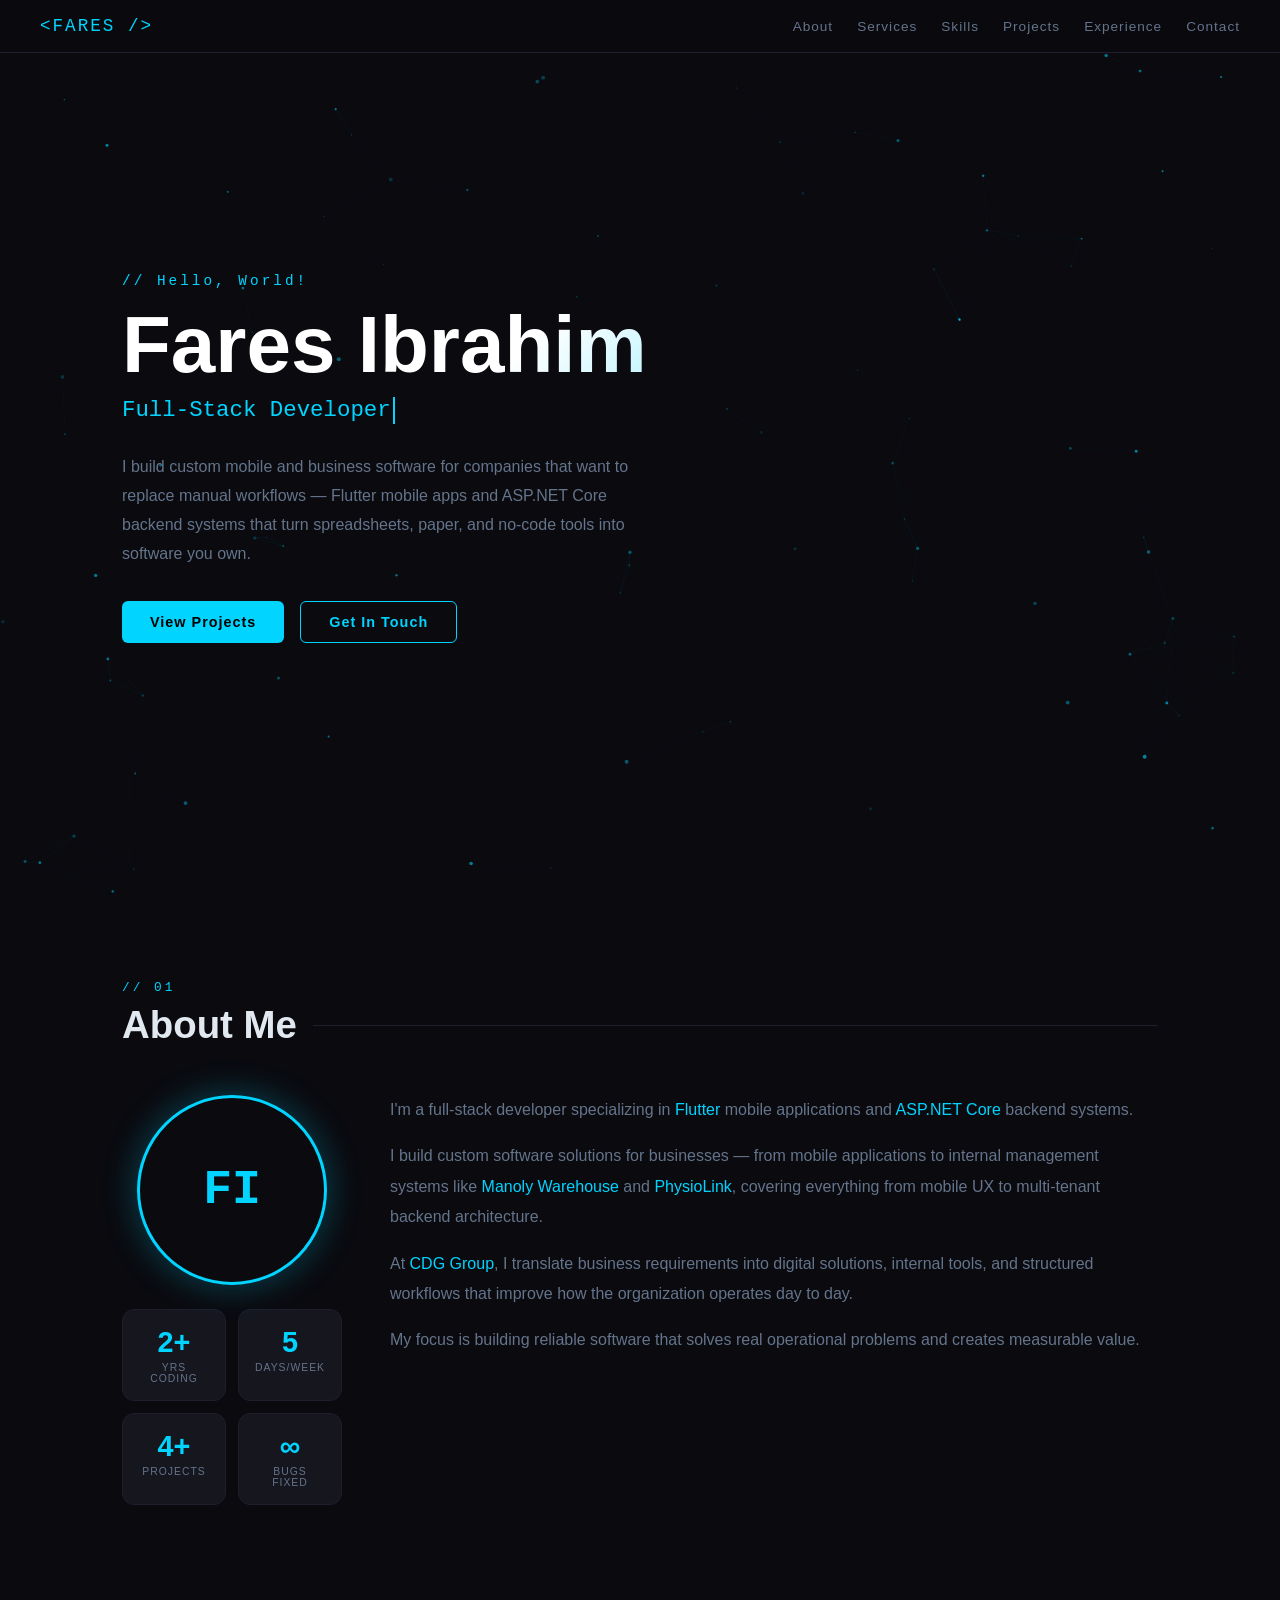
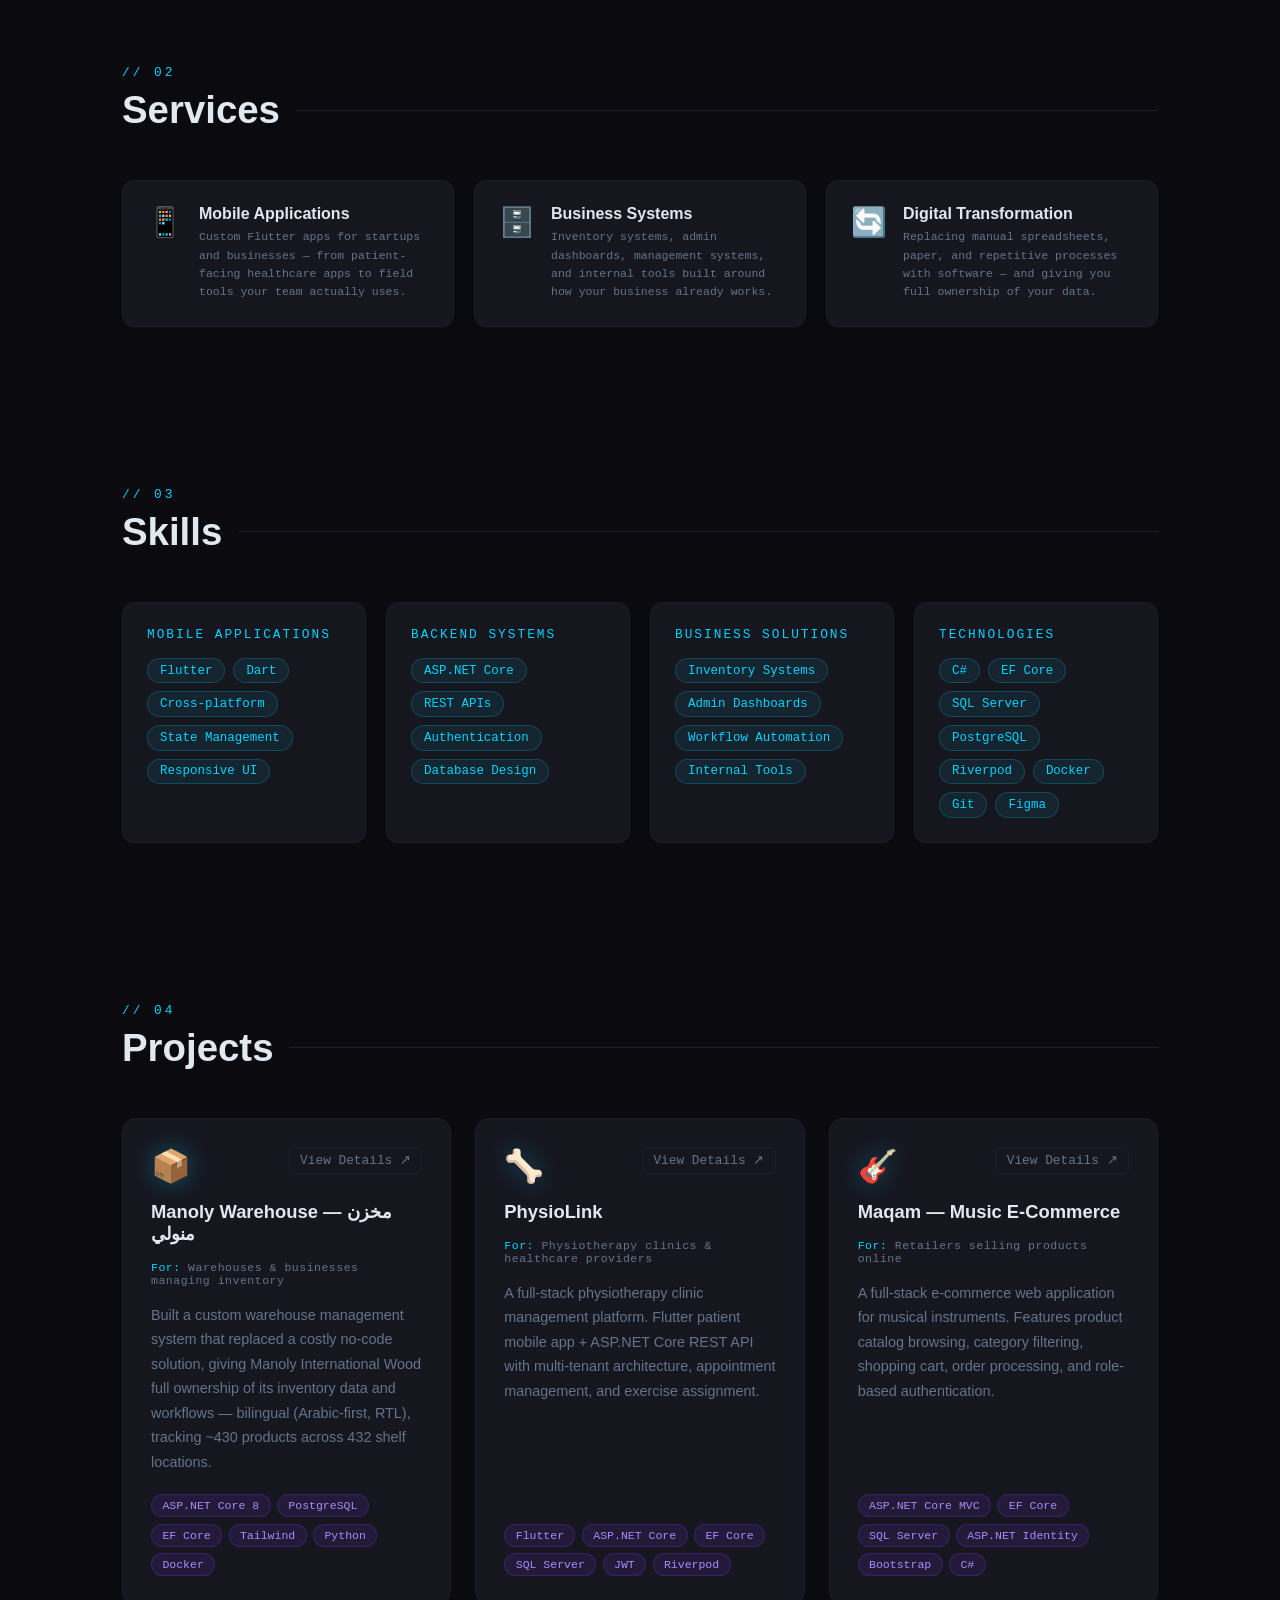
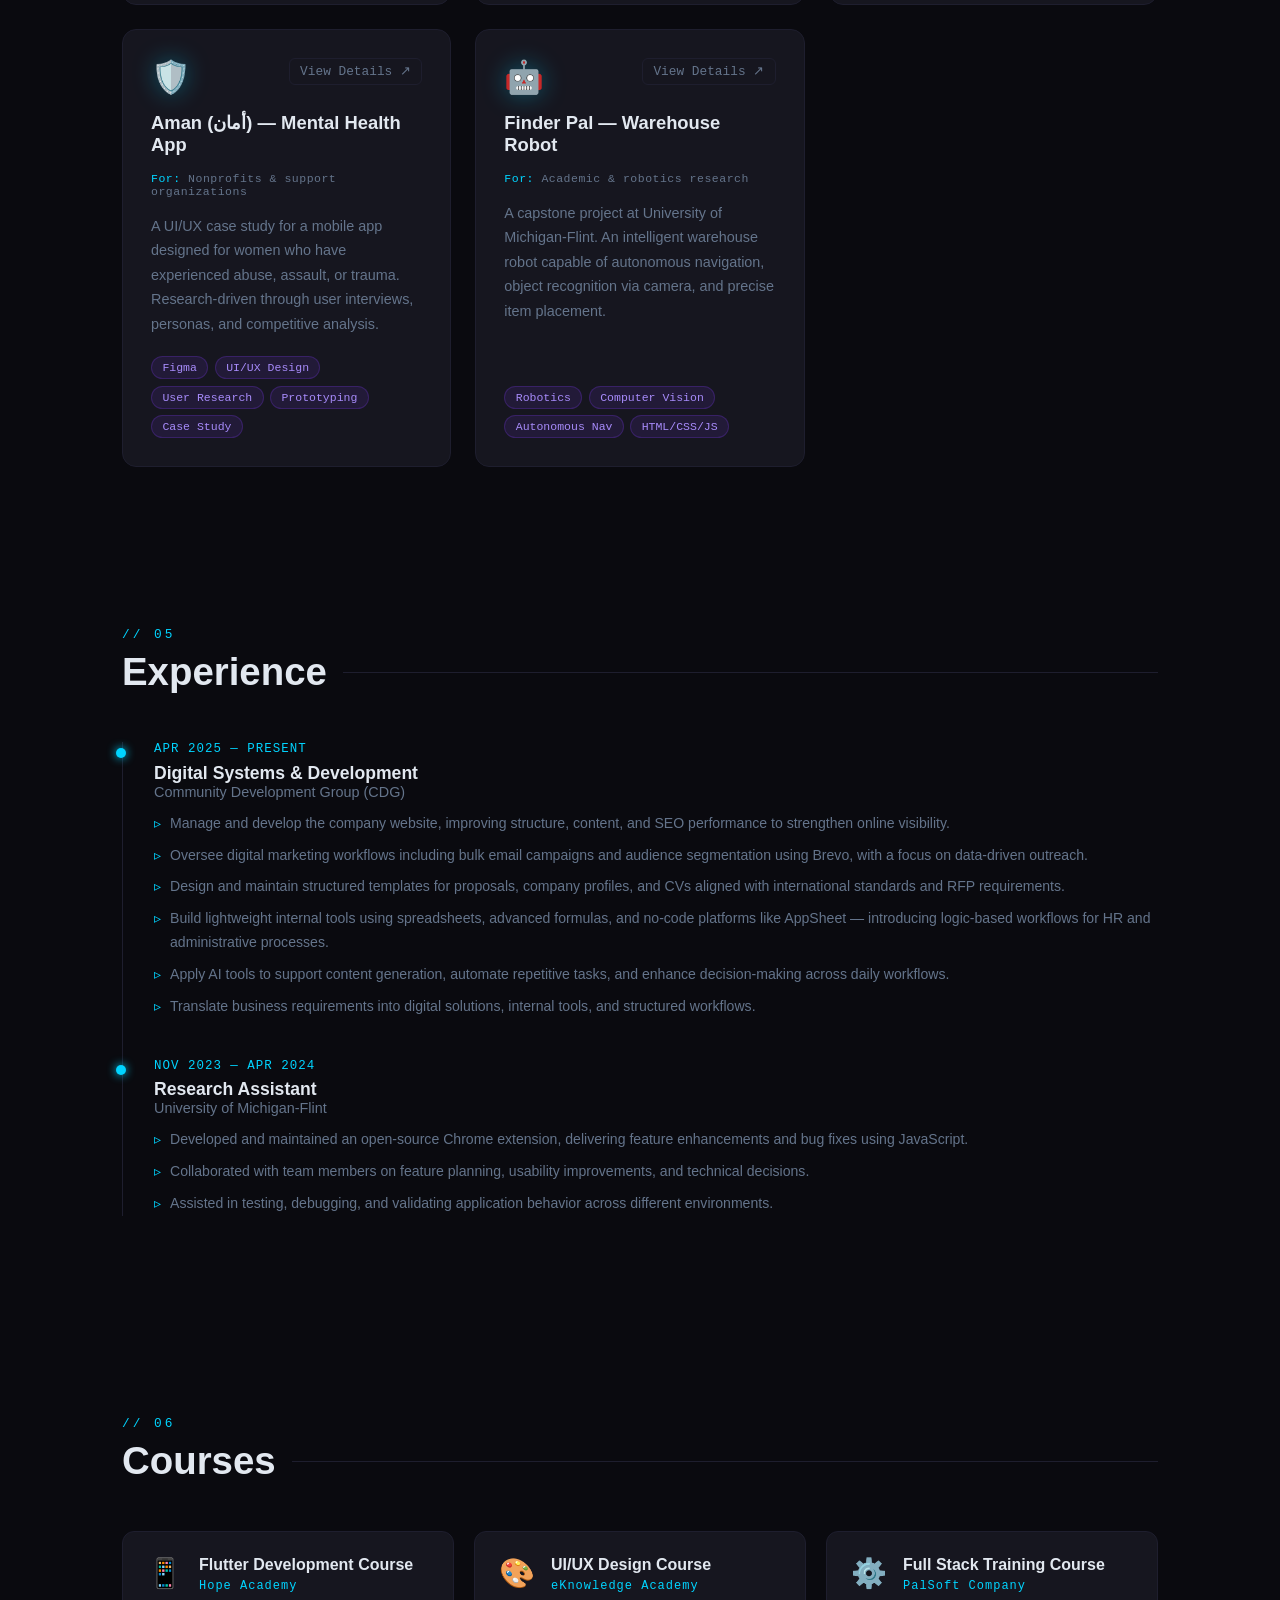
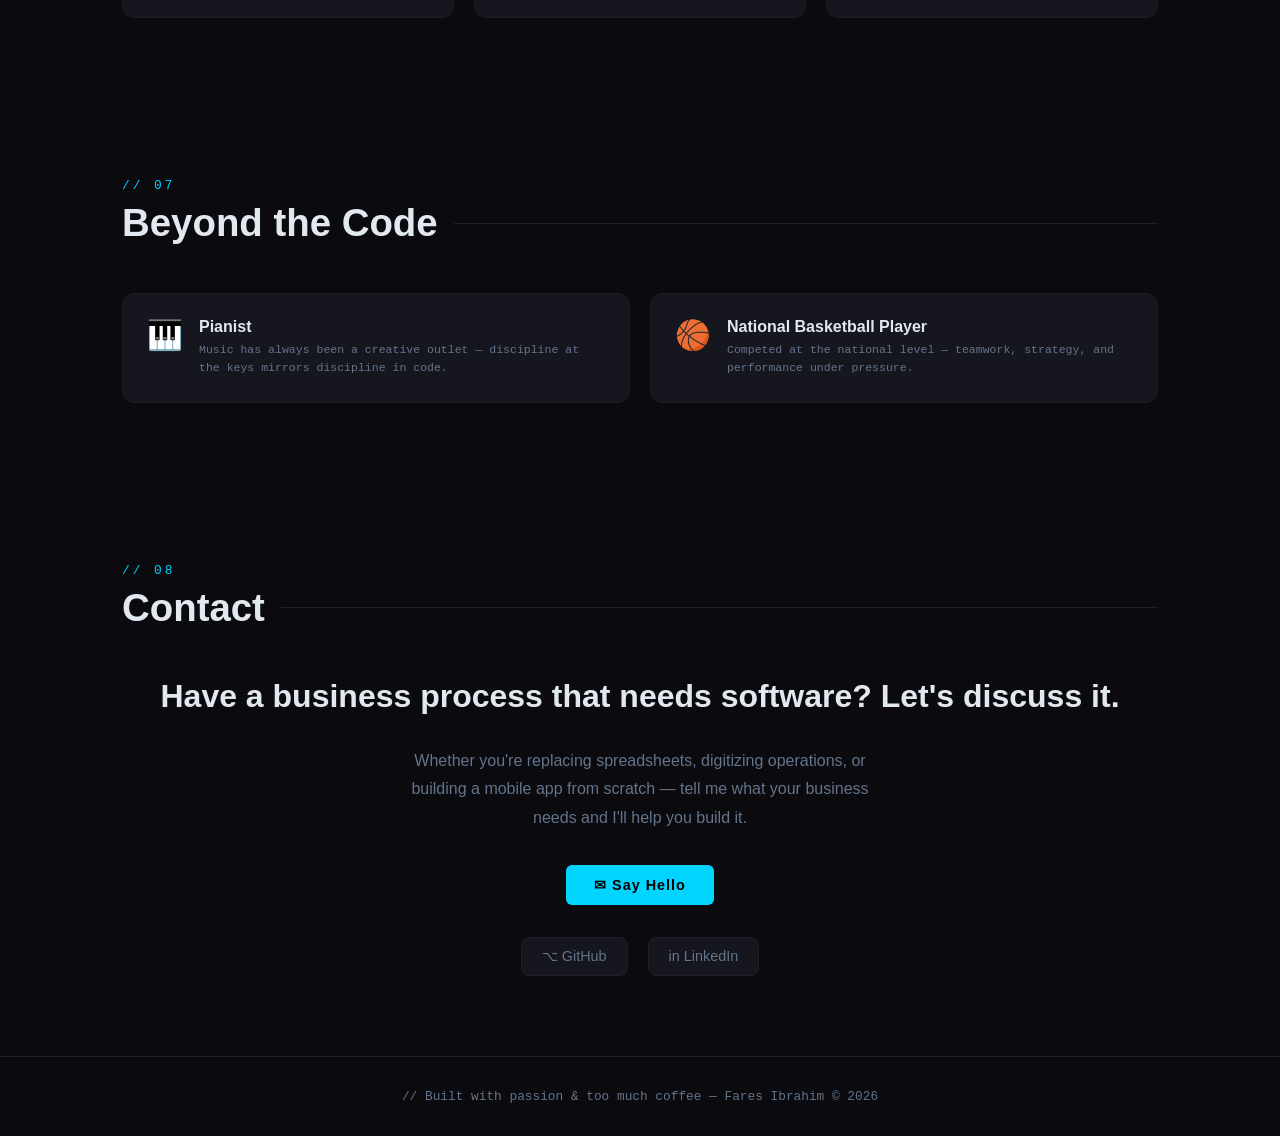
<file: index.html>
<!DOCTYPE html>
<html lang="en">
<head>
<meta charset="UTF-8"/>
<meta name="viewport" content="width=device-width, initial-scale=1.0"/>
<title>Fares Ibrahim | Full-Stack Developer</title>
<style>
  :root {
    --bg: #0a0a0f;
    --surface: #111118;
    --card: #16161f;
    --border: #1e1e2e;
    --accent: #00d4ff;
    --accent2: #7c3aed;
    --text: #e2e8f0;
    --muted: #64748b;
    --font-mono: 'Courier New', monospace;
  }
  * { margin:0; padding:0; box-sizing:border-box; }
  html { scroll-behavior:smooth; }
  body { background:var(--bg); color:var(--text); font-family:'Segoe UI',sans-serif; overflow-x:hidden; }
  #particles { position:fixed; top:0; left:0; width:100%; height:100%; z-index:0; pointer-events:none; }

  nav {
    position:fixed; top:0; width:100%; z-index:100;
    background:rgba(10,10,15,0.85); backdrop-filter:blur(12px);
    border-bottom:1px solid var(--border);
    display:flex; justify-content:space-between; align-items:center;
    padding:1rem 2.5rem;
  }
  .logo { font-family:var(--font-mono); color:var(--accent); font-size:1.1rem; letter-spacing:2px; }
  .nav-links { display:flex; gap:1.5rem; list-style:none; flex-wrap:wrap; }
  .nav-links a { color:var(--muted); text-decoration:none; font-size:.85rem; letter-spacing:1px; transition:.3s; }
  .nav-links a:hover { color:var(--accent); }

  section { position:relative; z-index:1; padding:5rem 2rem; max-width:1100px; margin:0 auto; }
  #hero { min-height:100vh; display:flex; flex-direction:column; justify-content:center; padding-top:6rem; }
  .hero-pre { font-family:var(--font-mono); color:var(--accent); font-size:.9rem; letter-spacing:3px; margin-bottom:.75rem; }
  .hero-name { font-size:clamp(2.5rem,7vw,5rem); font-weight:800; line-height:1.1;
    background:linear-gradient(135deg,#fff 40%,var(--accent)); -webkit-background-clip:text; -webkit-text-fill-color:transparent; }
  .hero-title { font-family:var(--font-mono); font-size:clamp(1rem,2.5vw,1.4rem); color:var(--accent); margin-top:.5rem; min-height:2rem; }
  .cursor { display:inline-block; width:2px; height:1.2em; background:var(--accent); margin-left:2px; animation:blink 1s infinite; vertical-align:middle; }
  @keyframes blink { 0%,100%{opacity:1} 50%{opacity:0} }
  .hero-desc { color:var(--muted); max-width:520px; margin-top:1.5rem; line-height:1.8; font-size:1rem; }
  .hero-btns { display:flex; gap:1rem; margin-top:2rem; flex-wrap:wrap; }
  .btn { padding:.75rem 1.75rem; border-radius:6px; font-size:.9rem; font-weight:600; cursor:pointer; text-decoration:none; transition:.3s; letter-spacing:1px; display:inline-flex; align-items:center; gap:.4rem; }
  .btn-primary { background:var(--accent); color:#000; border:none; }
  .btn-primary:hover { background:#00aacc; box-shadow:0 0 20px rgba(0,212,255,.4); }
  .btn-outline { background:transparent; color:var(--accent); border:1px solid var(--accent); }
  .btn-outline:hover { background:rgba(0,212,255,.08); box-shadow:0 0 20px rgba(0,212,255,.2); }
  .section-label { font-family:var(--font-mono); color:var(--accent); font-size:.8rem; letter-spacing:3px; margin-bottom:.5rem; }
  .section-title { font-size:clamp(1.6rem,4vw,2.4rem); font-weight:700; margin-bottom:3rem;
    display:flex; align-items:center; gap:1rem; }
  .section-title::after { content:''; flex:1; height:1px; background:var(--border); }

  /* ABOUT */
  .about-grid { display:grid; grid-template-columns:220px 1fr; gap:3rem; align-items:start; }
  .about-left { display:flex; flex-direction:column; align-items:center; gap:1.5rem; }
  .avatar { width:190px; height:190px; border-radius:50%; border:3px solid var(--accent); box-shadow:0 0 35px rgba(0,212,255,.3); overflow:hidden; position:relative; flex-shrink:0; }
  .avatar img { width:100%; height:100%; object-fit:cover; object-position:center top; display:block; }
  .about-stats { display:grid; grid-template-columns:1fr 1fr; gap:.75rem; width:100%; }
  .stat-card { background:var(--card); border:1px solid var(--border); border-radius:12px; padding:1rem; text-align:center; transition:.3s; }
  .stat-card:hover { border-color:var(--accent); box-shadow:0 0 20px rgba(0,212,255,.1); }
  .stat-num { font-size:1.8rem; font-weight:800; color:var(--accent); }
  .stat-lbl { font-size:.65rem; color:var(--muted); letter-spacing:1px; margin-top:.2rem; }
  .about-text { color:var(--muted); line-height:1.9; font-size:1rem; }
  .about-text p { margin-bottom:1rem; }
  .about-text span { color:var(--accent); }

  /* SKILLS */
  .skills-grid { display:grid; grid-template-columns:repeat(auto-fit,minmax(200px,1fr)); gap:1.25rem; }
  .skill-group { background:var(--card); border:1px solid var(--border); border-radius:12px; padding:1.5rem; transition:.3s; }
  .skill-group:hover { border-color:var(--accent); transform:translateY(-4px); box-shadow:0 8px 30px rgba(0,212,255,.1); }
  .skill-group-title { font-family:var(--font-mono); color:var(--accent); font-size:.8rem; letter-spacing:2px; margin-bottom:1rem; }
  .skill-tags { display:flex; flex-wrap:wrap; gap:.5rem; }
  .tag { background:rgba(0,212,255,.08); color:var(--accent); border:1px solid rgba(0,212,255,.2); border-radius:20px; padding:.3rem .75rem; font-size:.78rem; font-family:var(--font-mono); transition:.3s; }
  .tag:hover { background:rgba(0,212,255,.18); }

  /* PROJECTS */
  .projects-grid { display:grid; grid-template-columns:repeat(auto-fit,minmax(280px,1fr)); gap:1.5rem; }
  .project-card {
    background:var(--card); border:1px solid var(--border); border-radius:14px; padding:1.75rem;
    transition:.35s cubic-bezier(.34,1.26,.64,1); display:flex; flex-direction:column; gap:1rem;
    position:relative; cursor:pointer; overflow:hidden;
    text-decoration:none; color:inherit;
  }
  .project-card::before {
    content:''; position:absolute; inset:0; border-radius:14px; opacity:0; transition:.3s;
    background:radial-gradient(circle at 50% 0%, rgba(0,212,255,.08) 0%, transparent 70%);
  }
  .project-card:hover { border-color:var(--accent); transform:translateY(-8px); box-shadow:0 20px 50px rgba(0,212,255,.14); }
  .project-card:hover::before { opacity:1; }
  .project-card-cta {
    position:absolute; bottom:1.25rem; right:1.25rem;
    font-family:var(--font-mono); font-size:.66rem; letter-spacing:2px; color:var(--accent);
    background:rgba(0,212,255,.1); border:1px solid rgba(0,212,255,.25);
    padding:.28rem .65rem; border-radius:20px; opacity:0; transition:.3s;
    transform:translateY(6px);
  }
  .project-card:hover .project-card-cta { opacity:1; transform:translateY(0); }
  .project-header { display:flex; justify-content:space-between; align-items:flex-start; }
  .project-icon { font-size:2rem; filter:drop-shadow(0 0 12px rgba(0,212,255,.35)); }
  .project-link { color:var(--muted); text-decoration:none; font-size:.8rem; transition:.3s; border:1px solid var(--border); padding:.28rem .65rem; border-radius:6px; font-family:var(--font-mono); }
  .project-link:hover { color:var(--accent); border-color:var(--accent); }
  .project-name { font-size:1.15rem; font-weight:700; color:var(--text); }
  .project-for { font-family:var(--font-mono); font-size:.72rem; letter-spacing:.5px; color:var(--accent); }
  .project-for span { color:var(--muted); }
  .project-desc { color:var(--muted); font-size:.9rem; line-height:1.7; }
  .project-stack { display:flex; flex-wrap:wrap; gap:.4rem; margin-top:auto; padding-top:.25rem; }
  .stack-tag { background:rgba(124,58,237,.12); color:#a78bfa; border:1px solid rgba(124,58,237,.25); border-radius:20px; padding:.25rem .65rem; font-size:.72rem; font-family:var(--font-mono); }

  /* EXPERIENCE */
  .timeline { position:relative; padding-left:2rem; }
  .timeline::before { content:''; position:absolute; left:0; top:0; bottom:0; width:1px; background:var(--border); }
  .timeline-item { position:relative; margin-bottom:2.5rem; }
  .timeline-dot { position:absolute; left:-2.35rem; top:.35rem; width:10px; height:10px; border-radius:50%; background:var(--accent); box-shadow:0 0 10px var(--accent); }
  .timeline-date { font-family:var(--font-mono); color:var(--accent); font-size:.78rem; letter-spacing:1px; margin-bottom:.4rem; }
  .timeline-role { font-size:1.1rem; font-weight:700; }
  .timeline-company { color:var(--muted); font-size:.9rem; margin-bottom:.75rem; }
  .timeline-bullets { list-style:none; display:flex; flex-direction:column; gap:.5rem; }
  .timeline-bullets li { color:var(--muted); font-size:.88rem; line-height:1.7; padding-left:1rem; position:relative; }
  .timeline-bullets li::before { content:'▹'; position:absolute; left:0; color:var(--accent); }

  /* COURSES */
  .courses-grid { display:grid; grid-template-columns:repeat(auto-fit,minmax(280px,1fr)); gap:1.25rem; }
  .course-card { background:var(--card); border:1px solid var(--border); border-radius:12px; padding:1.5rem; transition:.3s; display:flex; align-items:flex-start; gap:1rem; }
  .course-card:hover { border-color:var(--accent); transform:translateY(-4px); box-shadow:0 8px 30px rgba(0,212,255,.1); }
  .course-icon { font-size:1.8rem; flex-shrink:0; }
  .course-name { font-size:1rem; font-weight:700; color:var(--text); margin-bottom:.3rem; }
  .course-org { font-family:var(--font-mono); font-size:.75rem; color:var(--accent); letter-spacing:1px; }
  .hobby-org { font-family:var(--font-mono); font-size:.72rem; color:var(--muted); margin-top:.3rem; line-height:1.6; }

  /* CONTACT */
  .contact-wrap { display:flex; flex-direction:column; align-items:center; text-align:center; gap:2rem; }
  .contact-title { font-size:clamp(1.4rem,3vw,2rem); font-weight:700; }
  .contact-sub { color:var(--muted); max-width:480px; line-height:1.8; }
  .social-links { display:flex; gap:1.25rem; flex-wrap:wrap; justify-content:center; }
  .social-btn { display:flex; align-items:center; gap:.5rem; padding:.65rem 1.25rem; border:1px solid var(--border); border-radius:8px; color:var(--muted); text-decoration:none; font-size:.9rem; transition:.3s; background:var(--card); }
  .social-btn:hover { border-color:var(--accent); color:var(--accent); box-shadow:0 0 16px rgba(0,212,255,.15); }

  footer { text-align:center; padding:2rem; color:var(--muted); font-size:.8rem; border-top:1px solid var(--border); position:relative; z-index:1; font-family:var(--font-mono); }
  .fade-in { opacity:0; transform:translateY(30px); transition:opacity .7s ease, transform .7s ease; }
  .fade-in.visible { opacity:1; transform:translateY(0); }

  /* Per-project hero backgrounds */
  .hero-physio  { background:linear-gradient(145deg, #010d1a 0%, #012033 55%, #010d1a 100%); }
  .hero-maqam   { background:linear-gradient(145deg, #0d0020 0%, #1c0044 55%, #0d0020 100%); }
  .hero-aman    { background:linear-gradient(145deg, #1a0010 0%, #30001e 55%, #1a0010 100%); }
  .hero-finder  { background:linear-gradient(145deg, #001208 0%, #002516 55%, #001208 100%); }

  @media(max-width:700px) {
    .about-grid { grid-template-columns:1fr; }
    .about-left { flex-direction:column; align-items:center; }
    nav { padding:1rem 1.25rem; }
    .nav-links { gap:.75rem; }
  }
</style>
</head>
<body>

<canvas id="particles"></canvas>

<nav>
  <div class="logo">&lt;FARES /&gt;</div>
  <ul class="nav-links">
    <li><a href="#about">About</a></li>
    <li><a href="#services">Services</a></li>
    <li><a href="#skills">Skills</a></li>
    <li><a href="#projects">Projects</a></li>
    <li><a href="#experience">Experience</a></li>
    <li><a href="#contact">Contact</a></li>
  </ul>
</nav>

<!-- HERO -->
<section id="hero">
  <div class="hero-pre">// Hello, World!</div>
  <h1 class="hero-name">Fares Ibrahim</h1>
  <div class="hero-title"><span id="typed"></span><span class="cursor"></span></div>
  <p class="hero-desc">I build custom mobile and business software for companies that want to replace manual workflows — Flutter mobile apps and ASP.NET Core backend systems that turn spreadsheets, paper, and no-code tools into software you own.</p>
  <div class="hero-btns">
    <a href="#projects" class="btn btn-primary">View Projects</a>
    <a href="#contact" class="btn btn-outline">Get In Touch</a>
  </div>
</section>

<!-- ABOUT -->
<section id="about">
  <div class="fade-in">
    <div class="section-label">// 01</div>
    <h2 class="section-title">About Me</h2>
    <div class="about-grid">
      <div class="about-left">
        <div class="avatar">
          <img id="profileImg" alt="Fares Ibrahim" />
        </div>
        <div class="about-stats">
          <div class="stat-card"><div class="stat-num">2+</div><div class="stat-lbl">YRS CODING</div></div>
          <div class="stat-card"><div class="stat-num">5</div><div class="stat-lbl">DAYS/WEEK</div></div>
          <div class="stat-card"><div class="stat-num">4+</div><div class="stat-lbl">PROJECTS</div></div>
          <div class="stat-card"><div class="stat-num">∞</div><div class="stat-lbl">BUGS FIXED</div></div>
        </div>
      </div>
      <div class="about-text">
        <p>I'm a full-stack developer specializing in <span>Flutter</span> mobile applications and <span>ASP.NET Core</span> backend systems.</p>
        <p>I build custom software solutions for businesses — from mobile applications to internal management systems like <span>Manoly Warehouse</span> and <span>PhysioLink</span>, covering everything from mobile UX to multi-tenant backend architecture.</p>
        <p>At <span>CDG Group</span>, I translate business requirements into digital solutions, internal tools, and structured workflows that improve how the organization operates day to day.</p>
        <p>My focus is building reliable software that solves real operational problems and creates measurable value.</p>
      </div>
    </div>
  </div>
</section>

<!-- SERVICES -->
<section id="services">
  <div class="fade-in">
    <div class="section-label">// 02</div>
    <h2 class="section-title">Services</h2>
    <div class="courses-grid">
      <div class="course-card">
        <div class="course-icon">📱</div>
        <div>
          <div class="course-name">Mobile Applications</div>
          <div class="hobby-org">Custom Flutter apps for startups and businesses — from patient-facing healthcare apps to field tools your team actually uses.</div>
        </div>
      </div>
      <div class="course-card">
        <div class="course-icon">🗄️</div>
        <div>
          <div class="course-name">Business Systems</div>
          <div class="hobby-org">Inventory systems, admin dashboards, management systems, and internal tools built around how your business already works.</div>
        </div>
      </div>
      <div class="course-card">
        <div class="course-icon">🔄</div>
        <div>
          <div class="course-name">Digital Transformation</div>
          <div class="hobby-org">Replacing manual spreadsheets, paper, and repetitive processes with software — and giving you full ownership of your data.</div>
        </div>
      </div>
    </div>
  </div>
</section>

<!-- SKILLS -->
<section id="skills">
  <div class="fade-in">
    <div class="section-label">// 03</div>
    <h2 class="section-title">Skills</h2>
    <div class="skills-grid">
      <div class="skill-group">
        <div class="skill-group-title">MOBILE APPLICATIONS</div>
        <div class="skill-tags">
          <span class="tag">Flutter</span><span class="tag">Dart</span>
          <span class="tag">Cross-platform</span><span class="tag">State Management</span>
          <span class="tag">Responsive UI</span>
        </div>
      </div>
      <div class="skill-group">
        <div class="skill-group-title">BACKEND SYSTEMS</div>
        <div class="skill-tags">
          <span class="tag">ASP.NET Core</span><span class="tag">REST APIs</span>
          <span class="tag">Authentication</span><span class="tag">Database Design</span>
        </div>
      </div>
      <div class="skill-group">
        <div class="skill-group-title">BUSINESS SOLUTIONS</div>
        <div class="skill-tags">
          <span class="tag">Inventory Systems</span><span class="tag">Admin Dashboards</span>
          <span class="tag">Workflow Automation</span><span class="tag">Internal Tools</span>
        </div>
      </div>
      <div class="skill-group">
        <div class="skill-group-title">TECHNOLOGIES</div>
        <div class="skill-tags">
          <span class="tag">C#</span><span class="tag">EF Core</span><span class="tag">SQL Server</span>
          <span class="tag">PostgreSQL</span><span class="tag">Riverpod</span><span class="tag">Docker</span>
          <span class="tag">Git</span><span class="tag">Figma</span>
        </div>
      </div>
    </div>
  </div>
</section>

<!-- PROJECTS -->
<section id="projects">
  <div class="fade-in">
    <div class="section-label">// 04</div>
    <h2 class="section-title">Projects</h2>
    <div class="projects-grid">

      <!-- Manoly Warehouse -->
      <a href="projects/manoly.html" class="project-card">
        <div class="project-header">
          <span class="project-icon">📦</span>
          <span class="project-link">View Details ↗</span>
        </div>
        <div class="project-name">Manoly Warehouse — مخزن منولي</div>
        <div class="project-for">For: <span>Warehouses &amp; businesses managing inventory</span></div>
        <div class="project-desc">Built a custom warehouse management system that replaced a costly no-code solution, giving Manoly International Wood full ownership of its inventory data and workflows — bilingual (Arabic-first, RTL), tracking ~430 products across 432 shelf locations.</div>
        <div class="project-stack">
          <span class="stack-tag">ASP.NET Core 8</span>
          <span class="stack-tag">PostgreSQL</span>
          <span class="stack-tag">EF Core</span>
          <span class="stack-tag">Tailwind</span>
          <span class="stack-tag">Python</span>
          <span class="stack-tag">Docker</span>
        </div>
        <span class="project-card-cta">EXPLORE ↗</span>
      </a>

      <!-- PhysioLink -->
      <a href="projects/physiolink.html" class="project-card">
        <div class="project-header">
          <span class="project-icon">🦴</span>
          <span class="project-link">View Details ↗</span>
        </div>
        <div class="project-name">PhysioLink</div>
        <div class="project-for">For: <span>Physiotherapy clinics &amp; healthcare providers</span></div>
        <div class="project-desc">A full-stack physiotherapy clinic management platform. Flutter patient mobile app + ASP.NET Core REST API with multi-tenant architecture, appointment management, and exercise assignment.</div>
        <div class="project-stack">
          <span class="stack-tag">Flutter</span><span class="stack-tag">ASP.NET Core</span>
          <span class="stack-tag">EF Core</span><span class="stack-tag">SQL Server</span>
          <span class="stack-tag">JWT</span><span class="stack-tag">Riverpod</span>
        </div>
        <span class="project-card-cta">EXPLORE ↗</span>
      </a>

      <!-- Maqam -->
      <a href="projects/maqam.html" class="project-card">
        <div class="project-header">
          <span class="project-icon">🎸</span>
          <span class="project-link">View Details ↗</span>
        </div>
        <div class="project-name">Maqam — Music E-Commerce</div>
        <div class="project-for">For: <span>Retailers selling products online</span></div>
        <div class="project-desc">A full-stack e-commerce web application for musical instruments. Features product catalog browsing, category filtering, shopping cart, order processing, and role-based authentication.</div>
        <div class="project-stack">
          <span class="stack-tag">ASP.NET Core MVC</span>
          <span class="stack-tag">EF Core</span><span class="stack-tag">SQL Server</span>
          <span class="stack-tag">ASP.NET Identity</span>
          <span class="stack-tag">Bootstrap</span><span class="stack-tag">C#</span>
        </div>
        <span class="project-card-cta">EXPLORE ↗</span>
      </a>

      <!-- Aman -->
      <a href="projects/aman.html" class="project-card">
        <div class="project-header">
          <span class="project-icon">🛡️</span>
          <span class="project-link">View Details ↗</span>
        </div>
        <div class="project-name">Aman (أمان) — Mental Health App</div>
        <div class="project-for">For: <span>Nonprofits &amp; support organizations</span></div>
        <div class="project-desc">A UI/UX case study for a mobile app designed for women who have experienced abuse, assault, or trauma. Research-driven through user interviews, personas, and competitive analysis.</div>
        <div class="project-stack">
          <span class="stack-tag">Figma</span>
          <span class="stack-tag">UI/UX Design</span>
          <span class="stack-tag">User Research</span>
          <span class="stack-tag">Prototyping</span>
          <span class="stack-tag">Case Study</span>
        </div>
        <span class="project-card-cta">EXPLORE ↗</span>
      </a>

      <!-- Finder Pal -->
      <a href="projects/finder.html" class="project-card">
        <div class="project-header">
          <span class="project-icon">🤖</span>
          <span class="project-link">View Details ↗</span>
        </div>
        <div class="project-name">Finder Pal — Warehouse Robot</div>
        <div class="project-for">For: <span>Academic &amp; robotics research</span></div>
        <div class="project-desc">A capstone project at University of Michigan-Flint. An intelligent warehouse robot capable of autonomous navigation, object recognition via camera, and precise item placement.</div>
        <div class="project-stack">
          <span class="stack-tag">Robotics</span>
          <span class="stack-tag">Computer Vision</span>
          <span class="stack-tag">Autonomous Nav</span>
          <span class="stack-tag">HTML/CSS/JS</span>
        </div>
        <span class="project-card-cta">EXPLORE ↗</span>
      </a>

    </div>
  </div>
</section>

<!-- EXPERIENCE -->
<section id="experience">
  <div class="fade-in">
    <div class="section-label">// 05</div>
    <h2 class="section-title">Experience</h2>
    <div class="timeline">

      <div class="timeline-item">
        <div class="timeline-dot"></div>
        <div class="timeline-date">APR 2025 — PRESENT</div>
        <div class="timeline-role">Digital Systems &amp; Development</div>
        <div class="timeline-company">Community Development Group (CDG)</div>
        <ul class="timeline-bullets">
          <li>Manage and develop the company website, improving structure, content, and SEO performance to strengthen online visibility.</li>
          <li>Oversee digital marketing workflows including bulk email campaigns and audience segmentation using Brevo, with a focus on data-driven outreach.</li>
          <li>Design and maintain structured templates for proposals, company profiles, and CVs aligned with international standards and RFP requirements.</li>
          <li>Build lightweight internal tools using spreadsheets, advanced formulas, and no-code platforms like AppSheet — introducing logic-based workflows for HR and administrative processes.</li>
          <li>Apply AI tools to support content generation, automate repetitive tasks, and enhance decision-making across daily workflows.</li>
          <li>Translate business requirements into digital solutions, internal tools, and structured workflows.</li>
        </ul>
      </div>

      <div class="timeline-item">
        <div class="timeline-dot"></div>
        <div class="timeline-date">NOV 2023 — APR 2024</div>
        <div class="timeline-role">Research Assistant</div>
        <div class="timeline-company">University of Michigan-Flint</div>
        <ul class="timeline-bullets">
          <li>Developed and maintained an open-source Chrome extension, delivering feature enhancements and bug fixes using JavaScript.</li>
          <li>Collaborated with team members on feature planning, usability improvements, and technical decisions.</li>
          <li>Assisted in testing, debugging, and validating application behavior across different environments.</li>
        </ul>
      </div>

    </div>
  </div>
</section>

<!-- COURSES -->
<section id="courses">
  <div class="fade-in">
    <div class="section-label">// 06</div>
    <h2 class="section-title">Courses</h2>
    <div class="courses-grid">
      <div class="course-card">
        <div class="course-icon">📱</div>
        <div>
          <div class="course-name">Flutter Development Course</div>
          <div class="course-org">Hope Academy</div>
        </div>
      </div>
      <div class="course-card">
        <div class="course-icon">🎨</div>
        <div>
          <div class="course-name">UI/UX Design Course</div>
          <div class="course-org">eKnowledge Academy</div>
        </div>
      </div>
      <div class="course-card">
        <div class="course-icon">⚙️</div>
        <div>
          <div class="course-name">Full Stack Training Course</div>
          <div class="course-org">PalSoft Company</div>
        </div>
      </div>
    </div>
  </div>
</section>

<!-- HOBBIES -->
<section id="hobbies">
  <div class="fade-in">
    <div class="section-label">// 07</div>
    <h2 class="section-title">Beyond the Code</h2>
    <div class="courses-grid">
      <div class="course-card">
        <div class="course-icon">🎹</div>
        <div>
          <div class="course-name">Pianist</div>
          <div class="hobby-org">Music has always been a creative outlet — discipline at the keys mirrors discipline in code.</div>
        </div>
      </div>
      <div class="course-card">
        <div class="course-icon">🏀</div>
        <div>
          <div class="course-name">National Basketball Player</div>
          <div class="hobby-org">Competed at the national level — teamwork, strategy, and performance under pressure.</div>
        </div>
      </div>
    </div>
  </div>
</section>

<!-- CONTACT -->
<section id="contact">
  <div class="fade-in">
    <div class="section-label">// 08</div>
    <h2 class="section-title">Contact</h2>
    <div class="contact-wrap">
      <div class="contact-title">Have a business process that needs software? Let's discuss it.</div>
      <p class="contact-sub">Whether you're replacing spreadsheets, digitizing operations, or building a mobile app from scratch — tell me what your business needs and I'll help you build it.</p>
      <a href="mailto:fares.a.ibrahim@gmail.com" class="btn btn-primary">✉ Say Hello</a>
      <div class="social-links">
        <a href="https://github.com/faresibrahim" target="_blank" class="social-btn">⌥ GitHub</a>
        <a href="https://www.linkedin.com/in/fares-ibrahim-012715201/" target="_blank" class="social-btn">in LinkedIn</a>
      </div>
    </div>
  </div>
</section>

<footer>
  <span>// Built with passion &amp; too much coffee — Fares Ibrahim © 2026</span>
</footer>

<script>
  /* ---- Profile Image ---- */
  (function(){
    const img = document.getElementById('profileImg');
    img.onerror = function() {
      const av = img.parentElement;
      av.innerHTML = '<span style="display:flex;align-items:center;justify-content:center;width:100%;height:100%;font-size:3rem;font-weight:800;color:var(--accent);font-family:monospace">FI</span>';
    };
    img.src = 'https://i.ibb.co/9mbmQQVk/IMG-1268.jpg';
  })();

  /* ---- Particles ---- */
  const canvas = document.getElementById('particles');
  const ctx = canvas.getContext('2d');
  let W, H, particles = [];
  function resize(){W=canvas.width=window.innerWidth;H=canvas.height=window.innerHeight;}
  function Particle(){this.x=Math.random()*W;this.y=Math.random()*H;this.vx=(Math.random()-.5)*.4;this.vy=(Math.random()-.5)*.4;this.r=Math.random()*1.5+.5;this.alpha=Math.random()*.5+.1;}
  function initParticles(){particles=[];const n=Math.floor(W*H/12000);for(let i=0;i<n;i++)particles.push(new Particle());}
  function drawParticles(){
    ctx.clearRect(0,0,W,H);
    for(let i=0;i<particles.length;i++){
      const p=particles[i];p.x+=p.vx;p.y+=p.vy;
      if(p.x<0)p.x=W;if(p.x>W)p.x=0;if(p.y<0)p.y=H;if(p.y>H)p.y=0;
      ctx.beginPath();ctx.arc(p.x,p.y,p.r,0,Math.PI*2);ctx.fillStyle=`rgba(0,212,255,${p.alpha})`;ctx.fill();
      for(let j=i+1;j<particles.length;j++){const q=particles[j],dx=p.x-q.x,dy=p.y-q.y,d=Math.sqrt(dx*dx+dy*dy);
        if(d<120){ctx.beginPath();ctx.moveTo(p.x,p.y);ctx.lineTo(q.x,q.y);ctx.strokeStyle=`rgba(0,212,255,${.12*(1-d/120)})`;ctx.lineWidth=.5;ctx.stroke();}}
    }
    requestAnimationFrame(drawParticles);
  }
  resize();initParticles();drawParticles();
  window.addEventListener('resize',()=>{resize();initParticles();});

  /* ---- Typewriter ---- */
  const phrases=['Full-Stack Developer','Mobile Apps + Business Systems','Replacing manual workflows','Flutter + ASP.NET Core'];
  let pi=0,ci=0,deleting=false;
  const el=document.getElementById('typed');
  function type(){
    const phrase=phrases[pi];
    if(!deleting){el.textContent=phrase.slice(0,++ci);if(ci===phrase.length){deleting=true;setTimeout(type,1800);return;}}
    else{el.textContent=phrase.slice(0,--ci);if(ci===0){deleting=false;pi=(pi+1)%phrases.length;}}
    setTimeout(type,deleting?45:80);
  }
  type();

  /* ---- Fade-in Observer ---- */
  const obs=new IntersectionObserver(e=>{e.forEach(x=>{if(x.isIntersecting)x.target.classList.add('visible');});},{threshold:.12});
  document.querySelectorAll('.fade-in').forEach(e=>obs.observe(e));
</script>
</body>
</html>
</file>
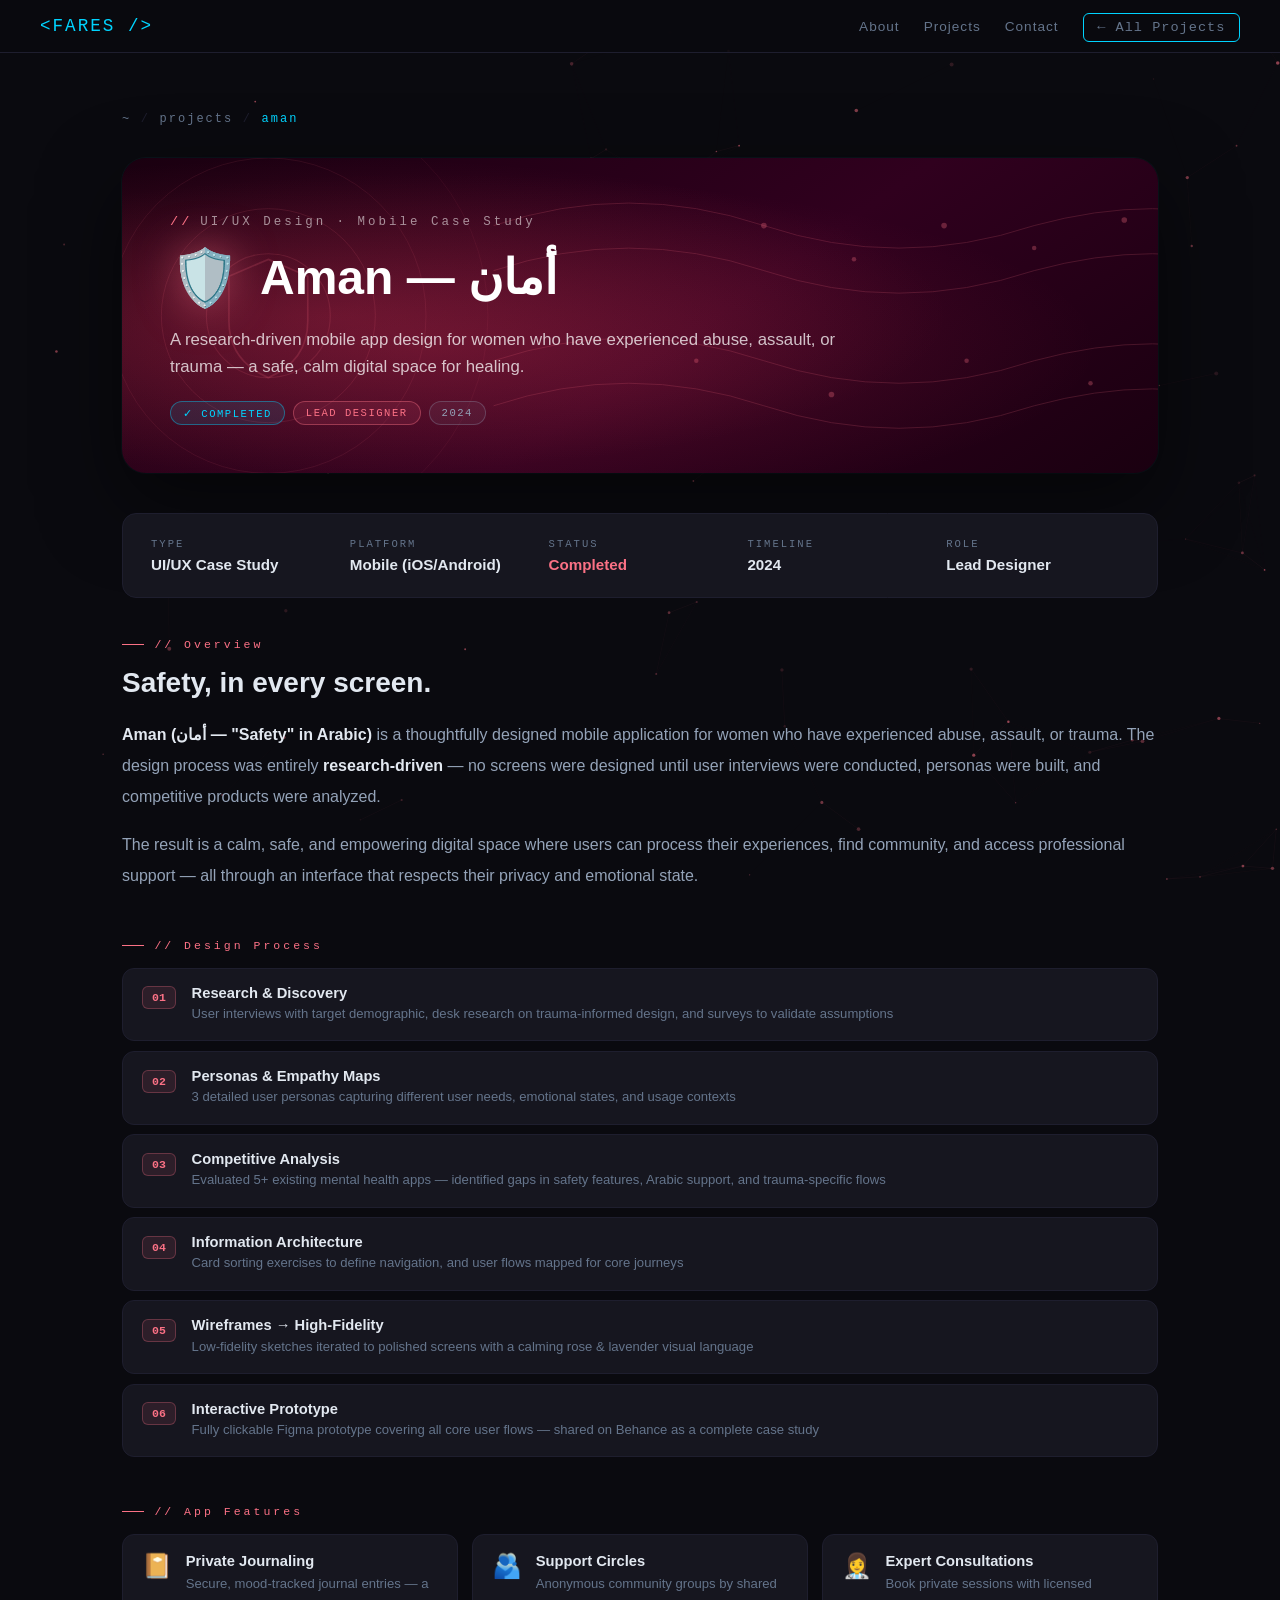
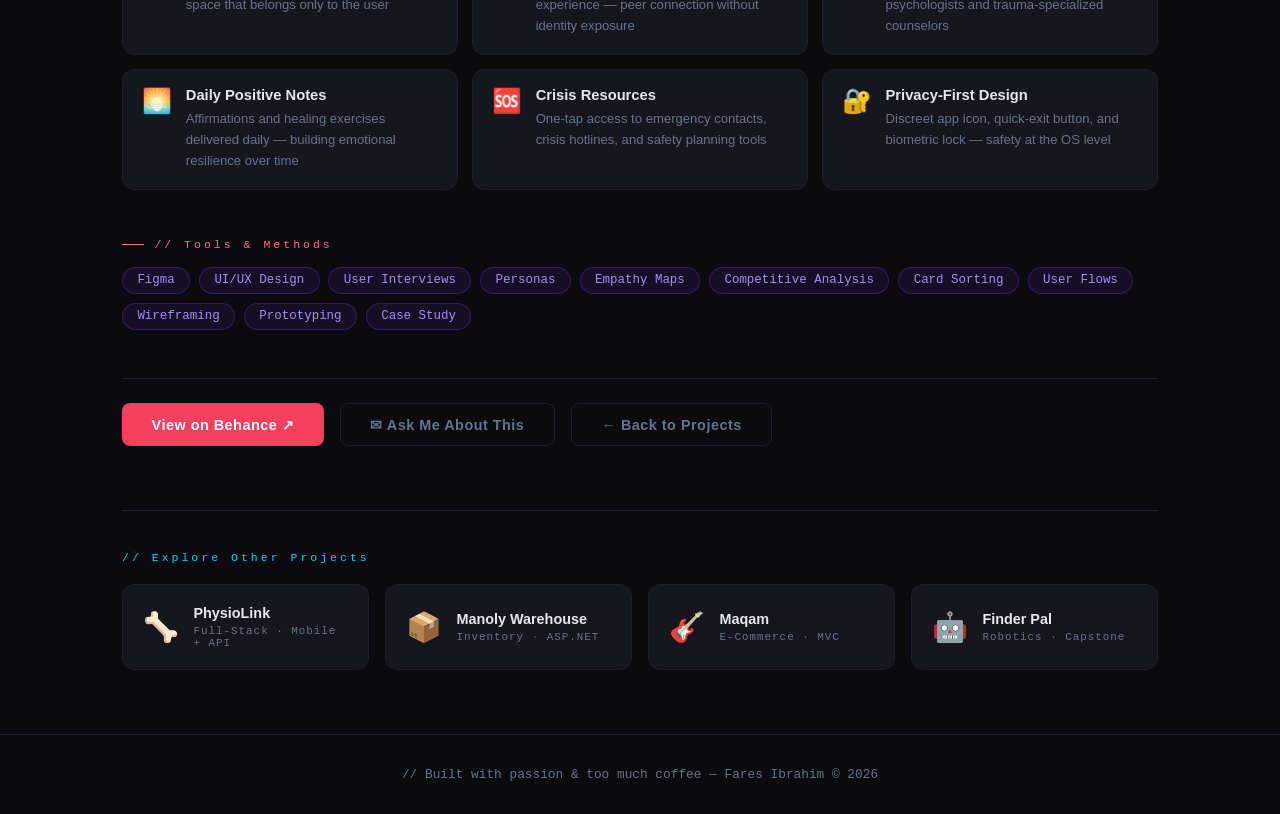
<file: projects/aman.html>
<!DOCTYPE html>
<html lang="en">
<head>
<meta charset="UTF-8"/>
<meta name="viewport" content="width=device-width, initial-scale=1.0"/>
<title>Aman — Fares Ibrahim</title>
<link rel="stylesheet" href="project.css"/>
<style>body { --section-accent:#fb7185; }</style>
</head>
<body>

<canvas id="particles"></canvas>

<nav>
  <a href="../index.html" class="logo">&lt;FARES /&gt;</a>
  <ul class="nav-links">
    <li><a href="../index.html#about">About</a></li>
    <li><a href="../index.html#projects">Projects</a></li>
    <li><a href="../index.html#contact">Contact</a></li>
    <li><a href="../index.html#projects" class="nav-back">← All Projects</a></li>
  </ul>
</nav>

<main>

  <div class="breadcrumb fade-in">
    <a href="../index.html">~</a>
    <span class="sep">/</span>
    <a href="../index.html#projects">projects</a>
    <span class="sep">/</span>
    <span class="current">aman</span>
  </div>

  <section class="project-hero hero-aman fade-in" style="--glow-color:rgba(244,63,94,.2);--hero-accent:#fb7185;--hero-glow:rgba(251,113,133,.55)">
    <svg class="hero-pattern" viewBox="0 0 1100 280" xmlns="http://www.w3.org/2000/svg" preserveAspectRatio="xMidYMid slice">
      <defs>
        <radialGradient id="gp3" cx="25%" cy="50%"><stop offset="0%" stop-color="#f43f5e" stop-opacity=".22"/><stop offset="100%" stop-color="#f43f5e" stop-opacity="0"/></radialGradient>
      </defs>
      <rect width="1100" height="280" fill="url(#gp3)"/>
      <g stroke="#fb7185" fill="none" opacity=".14">
        <circle cx="220" cy="140" r="55" stroke-width="1"/>
        <circle cx="220" cy="140" r="95" stroke-width=".8"/>
        <circle cx="220" cy="140" r="140" stroke-width=".6"/>
        <circle cx="220" cy="140" r="195" stroke-width=".4"/>
      </g>
      <g stroke="#fb7185" stroke-width=".8" fill="none" opacity=".2">
        <path d="M420,60 Q540,20 660,60 Q780,100 900,60 Q1010,30 1100,60"/>
        <path d="M420,100 Q540,60 660,100 Q780,140 900,100 Q1010,70 1100,100"/>
        <path d="M420,180 Q540,140 660,180 Q780,220 900,180 Q1010,150 1100,180"/>
        <path d="M420,220 Q540,180 660,220 Q780,260 900,220 Q1010,190 1100,220"/>
      </g>
      <g fill="#fb7185" opacity=".3">
        <circle cx="660" cy="60" r="2.5"/><circle cx="740" cy="90" r="2"/><circle cx="820" cy="60" r="2.5"/>
        <circle cx="900" cy="80" r="2"/><circle cx="980" cy="55" r="2.5"/><circle cx="1040" cy="85" r="2"/>
        <circle cx="600" cy="180" r="2"/><circle cx="720" cy="210" r="2.5"/><circle cx="840" cy="180" r="2"/>
        <circle cx="950" cy="200" r="2"/>
      </g>
      <!-- shield silhouette accent -->
      <g transform="translate(220,140)" opacity=".18">
        <path d="M0,-50 L35,-35 L35,5 Q35,40 0,55 Q-35,40 -35,5 L-35,-35 Z" fill="none" stroke="#fb7185" stroke-width="1.5"/>
      </g>
    </svg>
    <div class="hero-glow"></div>
    <div class="hero-content">
      <div class="project-type" style="--hero-accent:#fb7185">UI/UX Design · Mobile Case Study</div>
      <div class="hero-row">
        <span class="hero-icon">🛡️</span>
        <h1 class="project-title">Aman — أمان</h1>
      </div>
      <p class="tagline">A research-driven mobile app design for women who have experienced abuse, assault, or trauma — a safe, calm digital space for healing.</p>
      <div class="badges">
        <span class="badge badge-done">✓ Completed</span>
        <span class="badge badge-design">Lead Designer</span>
        <span class="badge badge-year">2024</span>
      </div>
    </div>
  </section>

  <div class="meta-strip fade-in">
    <div class="meta-item"><span class="meta-label">Type</span><span class="meta-value">UI/UX Case Study</span></div>
    <div class="meta-item"><span class="meta-label">Platform</span><span class="meta-value">Mobile (iOS/Android)</span></div>
    <div class="meta-item"><span class="meta-label">Status</span><span class="meta-value meta-rose">Completed</span></div>
    <div class="meta-item"><span class="meta-label">Timeline</span><span class="meta-value">2024</span></div>
    <div class="meta-item"><span class="meta-label">Role</span><span class="meta-value">Lead Designer</span></div>
  </div>

  <section class="section fade-in">
    <div class="section-label">// Overview</div>
    <h2 class="section-heading">Safety, in every screen.</h2>
    <div class="section-text">
      <p><strong>Aman (أمان — "Safety" in Arabic)</strong> is a thoughtfully designed mobile application for women who have experienced abuse, assault, or trauma. The design process was entirely <strong>research-driven</strong> — no screens were designed until user interviews were conducted, personas were built, and competitive products were analyzed.</p>
      <p>The result is a calm, safe, and empowering digital space where users can process their experiences, find community, and access professional support — all through an interface that respects their privacy and emotional state.</p>
    </div>
  </section>

  <section class="section fade-in">
    <div class="section-label">// Design Process</div>
    <div class="steps" style="--step-color:#fb7185;--step-bg:rgba(251,113,133,.1);--step-border:rgba(251,113,133,.28)">
      <div class="step"><span class="step-num">01</span><div><div class="step-title">Research &amp; Discovery</div><div class="step-desc">User interviews with target demographic, desk research on trauma-informed design, and surveys to validate assumptions</div></div></div>
      <div class="step"><span class="step-num">02</span><div><div class="step-title">Personas &amp; Empathy Maps</div><div class="step-desc">3 detailed user personas capturing different user needs, emotional states, and usage contexts</div></div></div>
      <div class="step"><span class="step-num">03</span><div><div class="step-title">Competitive Analysis</div><div class="step-desc">Evaluated 5+ existing mental health apps — identified gaps in safety features, Arabic support, and trauma-specific flows</div></div></div>
      <div class="step"><span class="step-num">04</span><div><div class="step-title">Information Architecture</div><div class="step-desc">Card sorting exercises to define navigation, and user flows mapped for core journeys</div></div></div>
      <div class="step"><span class="step-num">05</span><div><div class="step-title">Wireframes → High-Fidelity</div><div class="step-desc">Low-fidelity sketches iterated to polished screens with a calming rose &amp; lavender visual language</div></div></div>
      <div class="step"><span class="step-num">06</span><div><div class="step-title">Interactive Prototype</div><div class="step-desc">Fully clickable Figma prototype covering all core user flows — shared on Behance as a complete case study</div></div></div>
    </div>
  </section>

  <section class="section fade-in">
    <div class="section-label">// App Features</div>
    <div class="features-grid">
      <div class="feature"><span class="feature-icon">📔</span><div><div class="feature-name">Private Journaling</div><div class="feature-desc">Secure, mood-tracked journal entries — a space that belongs only to the user</div></div></div>
      <div class="feature"><span class="feature-icon">🫂</span><div><div class="feature-name">Support Circles</div><div class="feature-desc">Anonymous community groups by shared experience — peer connection without identity exposure</div></div></div>
      <div class="feature"><span class="feature-icon">👩‍⚕️</span><div><div class="feature-name">Expert Consultations</div><div class="feature-desc">Book private sessions with licensed psychologists and trauma-specialized counselors</div></div></div>
      <div class="feature"><span class="feature-icon">🌅</span><div><div class="feature-name">Daily Positive Notes</div><div class="feature-desc">Affirmations and healing exercises delivered daily — building emotional resilience over time</div></div></div>
      <div class="feature"><span class="feature-icon">🆘</span><div><div class="feature-name">Crisis Resources</div><div class="feature-desc">One-tap access to emergency contacts, crisis hotlines, and safety planning tools</div></div></div>
      <div class="feature"><span class="feature-icon">🔐</span><div><div class="feature-name">Privacy-First Design</div><div class="feature-desc">Discreet app icon, quick-exit button, and biometric lock — safety at the OS level</div></div></div>
    </div>
  </section>

  <section class="section fade-in">
    <div class="section-label">// Tools &amp; Methods</div>
    <div class="stack-wrap">
      <span class="stack-tag">Figma</span><span class="stack-tag">UI/UX Design</span>
      <span class="stack-tag">User Interviews</span><span class="stack-tag">Personas</span>
      <span class="stack-tag">Empathy Maps</span><span class="stack-tag">Competitive Analysis</span>
      <span class="stack-tag">Card Sorting</span><span class="stack-tag">User Flows</span>
      <span class="stack-tag">Wireframing</span><span class="stack-tag">Prototyping</span>
      <span class="stack-tag">Case Study</span>
    </div>
  </section>

  <div class="cta-row fade-in">
    <a href="https://www.behance.net/gallery/236078101/Aman-Mobile-App" target="_blank" class="btn btn-primary" style="--cta-bg:#f43f5e;--cta-glow:rgba(244,63,94,.5);color:#fff">View on Behance ↗</a>
    <a href="../index.html#contact" class="btn btn-ghost">✉ Ask Me About This</a>
    <a href="../index.html#projects" class="btn btn-ghost">← Back to Projects</a>
  </div>

  <section class="other-projects fade-in">
    <div class="other-label">// Explore Other Projects</div>
    <div class="other-grid">
      <a href="physiolink.html" class="other-card"><span class="other-icon">🦴</span><div><div class="other-name">PhysioLink</div><div class="other-type">Full-Stack · Mobile + API</div></div></a>
      <a href="manoly.html" class="other-card"><span class="other-icon">📦</span><div><div class="other-name">Manoly Warehouse</div><div class="other-type">Inventory · ASP.NET</div></div></a>
      <a href="maqam.html" class="other-card"><span class="other-icon">🎸</span><div><div class="other-name">Maqam</div><div class="other-type">E-Commerce · MVC</div></div></a>
      <a href="finder.html" class="other-card"><span class="other-icon">🤖</span><div><div class="other-name">Finder Pal</div><div class="other-type">Robotics · Capstone</div></div></a>
    </div>
  </section>

</main>

<footer><span>// Built with passion &amp; too much coffee — Fares Ibrahim © 2026</span></footer>

<script>window.PARTICLE_COLOR='251,113,133';</script>
<script src="project.js"></script>
</body>
</html>
</file>
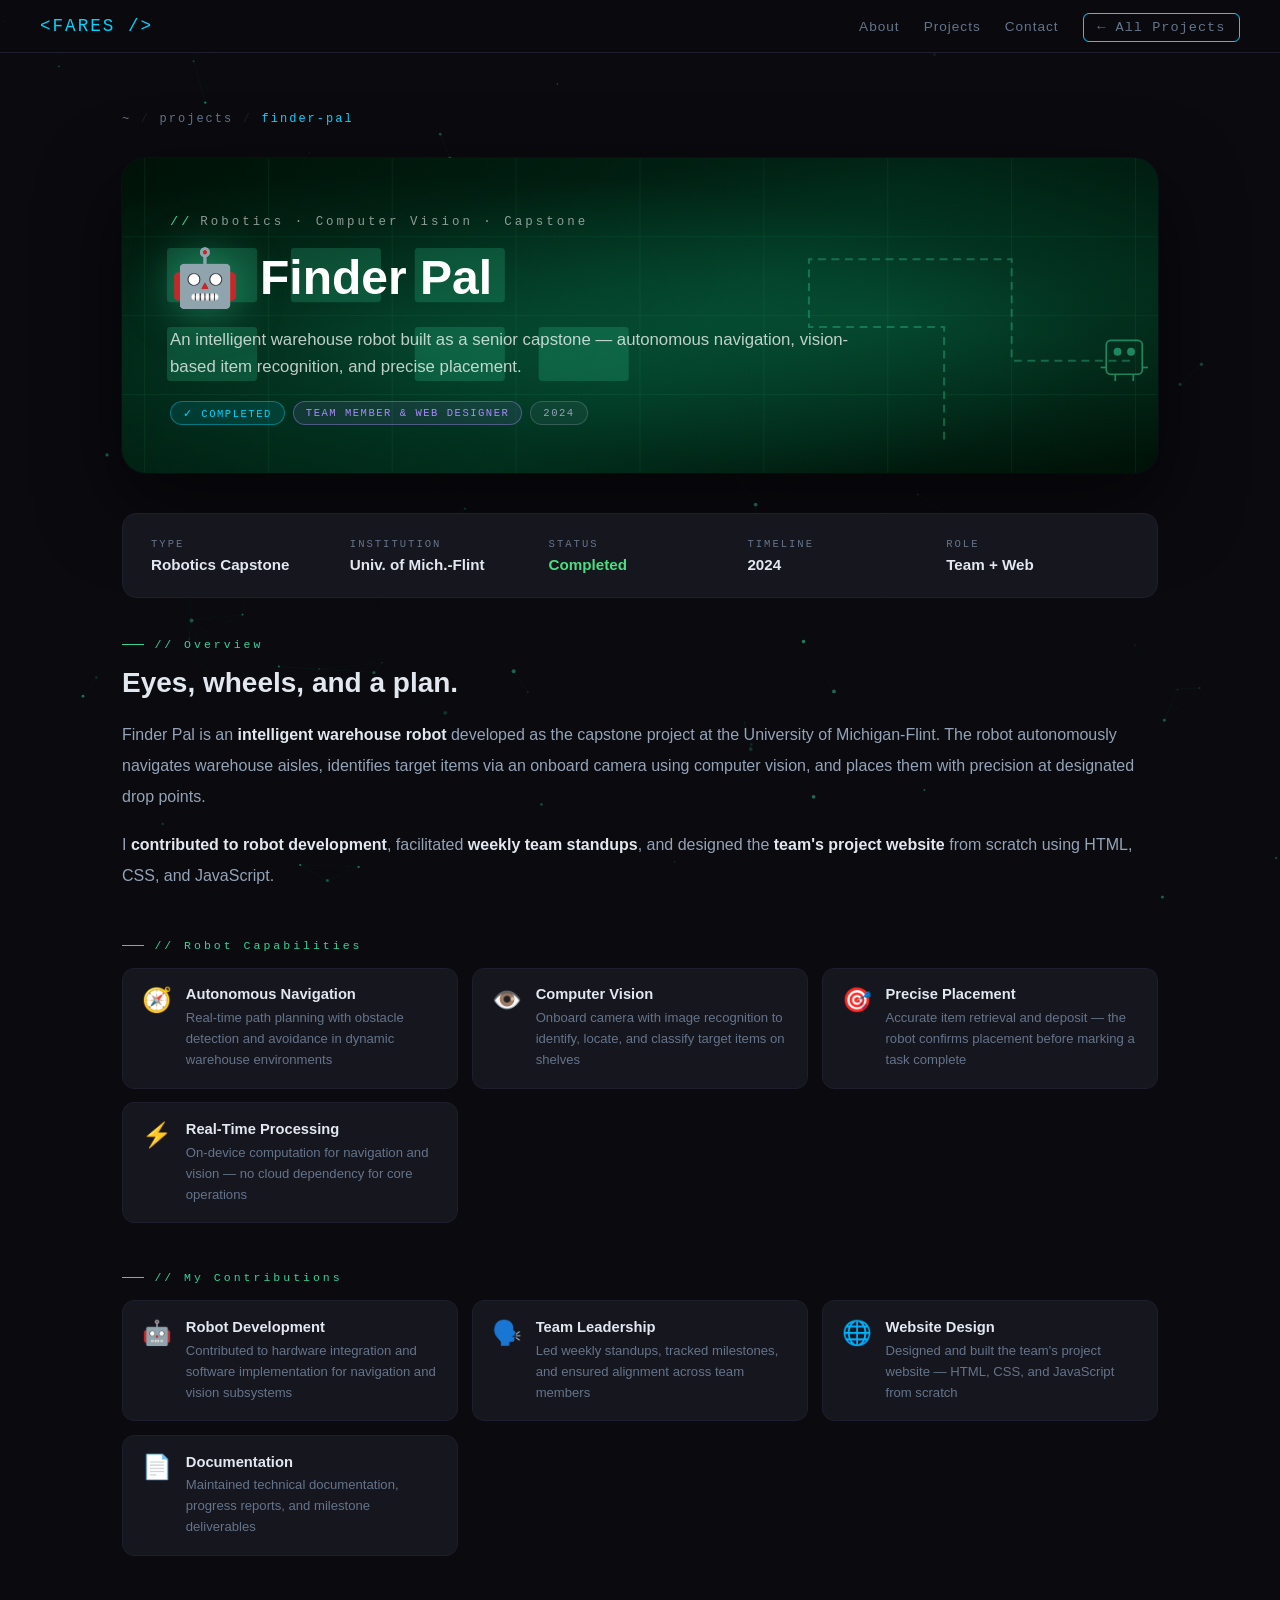
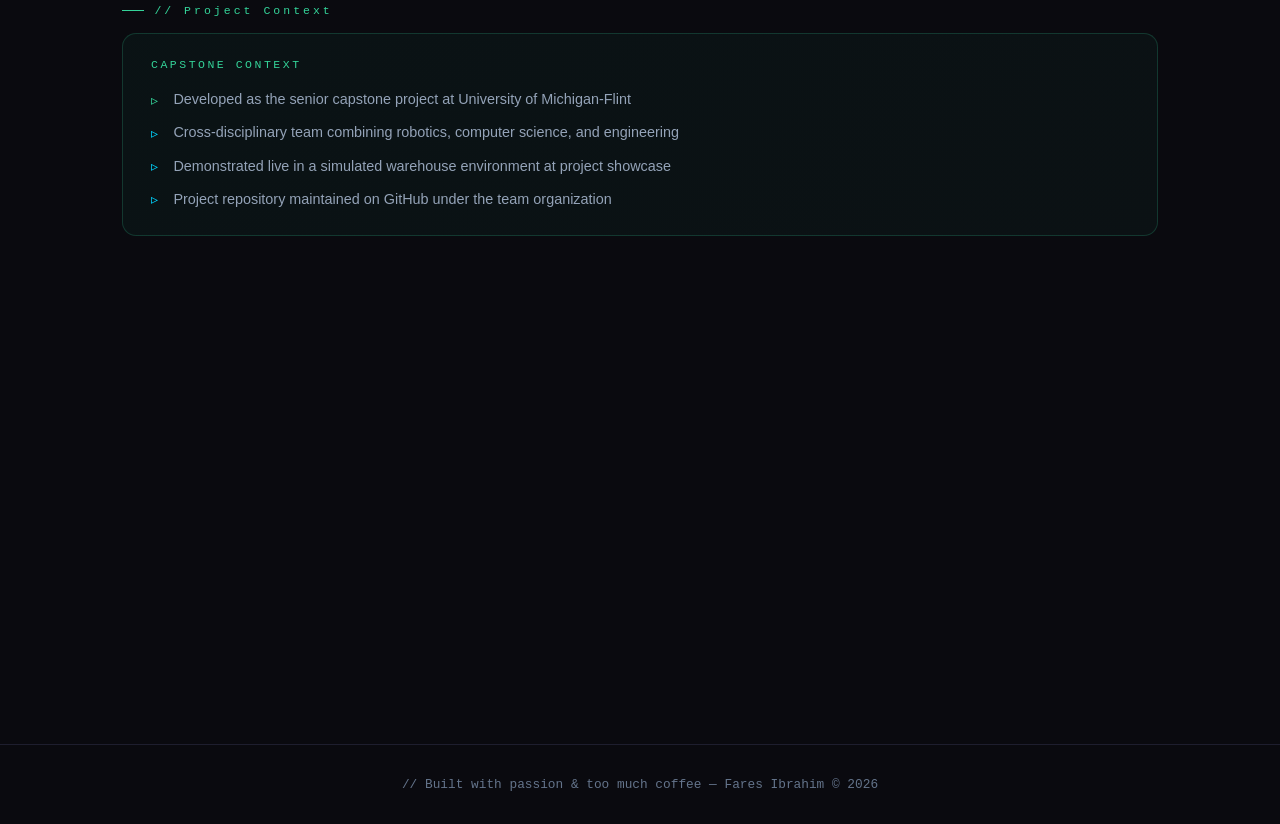
<file: projects/finder.html>
<!DOCTYPE html>
<html lang="en">
<head>
<meta charset="UTF-8"/>
<meta name="viewport" content="width=device-width, initial-scale=1.0"/>
<title>Finder Pal — Fares Ibrahim</title>
<link rel="stylesheet" href="project.css"/>
<style>body { --section-accent:#34d399; }</style>
</head>
<body>

<canvas id="particles"></canvas>

<nav>
  <a href="../index.html" class="logo">&lt;FARES /&gt;</a>
  <ul class="nav-links">
    <li><a href="../index.html#about">About</a></li>
    <li><a href="../index.html#projects">Projects</a></li>
    <li><a href="../index.html#contact">Contact</a></li>
    <li><a href="../index.html#projects" class="nav-back">← All Projects</a></li>
  </ul>
</nav>

<main>

  <div class="breadcrumb fade-in">
    <a href="../index.html">~</a>
    <span class="sep">/</span>
    <a href="../index.html#projects">projects</a>
    <span class="sep">/</span>
    <span class="current">finder-pal</span>
  </div>

  <section class="project-hero hero-finder fade-in" style="--glow-color:rgba(16,185,129,.2);--hero-accent:#34d399;--hero-glow:rgba(52,211,153,.55)">
    <svg class="hero-pattern" viewBox="0 0 1100 280" xmlns="http://www.w3.org/2000/svg" preserveAspectRatio="xMidYMid slice">
      <defs>
        <radialGradient id="gp4" cx="70%" cy="50%"><stop offset="0%" stop-color="#10b981" stop-opacity=".22"/><stop offset="100%" stop-color="#10b981" stop-opacity="0"/></radialGradient>
      </defs>
      <rect width="1100" height="280" fill="url(#gp4)"/>
      <g stroke="#34d399" stroke-width=".5" opacity=".15">
        <line x1="0" y1="70" x2="1100" y2="70"/><line x1="0" y1="140" x2="1100" y2="140"/><line x1="0" y1="210" x2="1100" y2="210"/>
        <line x1="110" y1="0" x2="110" y2="280"/><line x1="220" y1="0" x2="220" y2="280"/>
        <line x1="330" y1="0" x2="330" y2="280"/><line x1="440" y1="0" x2="440" y2="280"/>
        <line x1="550" y1="0" x2="550" y2="280"/><line x1="660" y1="0" x2="660" y2="280"/>
        <line x1="770" y1="0" x2="770" y2="280"/><line x1="880" y1="0" x2="880" y2="280"/>
        <line x1="990" y1="0" x2="990" y2="280"/>
      </g>
      <g fill="#34d399" opacity=".22">
        <rect x="130" y="80" width="80" height="48" rx="3"/>
        <rect x="240" y="80" width="80" height="48" rx="3"/>
        <rect x="130" y="150" width="80" height="48" rx="3"/>
        <rect x="350" y="80" width="80" height="48" rx="3"/>
        <rect x="460" y="150" width="80" height="48" rx="3"/>
        <rect x="350" y="150" width="80" height="48" rx="3"/>
      </g>
      <g stroke="#34d399" stroke-width="1.8" fill="none" stroke-dasharray="7,5" opacity=".35">
        <path d="M820,250 L820,150 L700,150 L700,90 L880,90 L880,180 L990,180"/>
      </g>
      <g transform="translate(980,180)" opacity=".55">
        <rect x="-16" y="-18" width="32" height="30" rx="4" fill="none" stroke="#34d399" stroke-width="1.5"/>
        <circle cx="-6" cy="-8" r="3.5" fill="#34d399"/>
        <circle cx="6" cy="-8" r="3.5" fill="#34d399"/>
        <line x1="-16" y1="6" x2="-21" y2="6" stroke="#34d399" stroke-width="1.5"/>
        <line x1="16" y1="6" x2="21" y2="6" stroke="#34d399" stroke-width="1.5"/>
        <line x1="-8" y1="12" x2="-8" y2="18" stroke="#34d399" stroke-width="1.5"/>
        <line x1="8" y1="12" x2="8" y2="18" stroke="#34d399" stroke-width="1.5"/>
      </g>
    </svg>
    <div class="hero-glow"></div>
    <div class="hero-content">
      <div class="project-type" style="--hero-accent:#34d399">Robotics · Computer Vision · Capstone</div>
      <div class="hero-row">
        <span class="hero-icon">🤖</span>
        <h1 class="project-title">Finder Pal</h1>
      </div>
      <p class="tagline">An intelligent warehouse robot built as a senior capstone — autonomous navigation, vision-based item recognition, and precise placement.</p>
      <div class="badges">
        <span class="badge badge-done">✓ Completed</span>
        <span class="badge badge-role">Team Member &amp; Web Designer</span>
        <span class="badge badge-year">2024</span>
      </div>
    </div>
  </section>

  <div class="meta-strip fade-in">
    <div class="meta-item"><span class="meta-label">Type</span><span class="meta-value">Robotics Capstone</span></div>
    <div class="meta-item"><span class="meta-label">Institution</span><span class="meta-value">Univ. of Mich.-Flint</span></div>
    <div class="meta-item"><span class="meta-label">Status</span><span class="meta-value meta-green">Completed</span></div>
    <div class="meta-item"><span class="meta-label">Timeline</span><span class="meta-value">2024</span></div>
    <div class="meta-item"><span class="meta-label">Role</span><span class="meta-value">Team + Web</span></div>
  </div>

  <section class="section fade-in">
    <div class="section-label">// Overview</div>
    <h2 class="section-heading">Eyes, wheels, and a plan.</h2>
    <div class="section-text">
      <p>Finder Pal is an <strong>intelligent warehouse robot</strong> developed as the capstone project at the University of Michigan-Flint. The robot autonomously navigates warehouse aisles, identifies target items via an onboard camera using computer vision, and places them with precision at designated drop points.</p>
      <p>I <strong>contributed to robot development</strong>, facilitated <strong>weekly team standups</strong>, and designed the <strong>team's project website</strong> from scratch using HTML, CSS, and JavaScript.</p>
    </div>
  </section>

  <section class="section fade-in">
    <div class="section-label">// Robot Capabilities</div>
    <div class="features-grid">
      <div class="feature"><span class="feature-icon">🧭</span><div><div class="feature-name">Autonomous Navigation</div><div class="feature-desc">Real-time path planning with obstacle detection and avoidance in dynamic warehouse environments</div></div></div>
      <div class="feature"><span class="feature-icon">👁️</span><div><div class="feature-name">Computer Vision</div><div class="feature-desc">Onboard camera with image recognition to identify, locate, and classify target items on shelves</div></div></div>
      <div class="feature"><span class="feature-icon">🎯</span><div><div class="feature-name">Precise Placement</div><div class="feature-desc">Accurate item retrieval and deposit — the robot confirms placement before marking a task complete</div></div></div>
      <div class="feature"><span class="feature-icon">⚡</span><div><div class="feature-name">Real-Time Processing</div><div class="feature-desc">On-device computation for navigation and vision — no cloud dependency for core operations</div></div></div>
    </div>
  </section>

  <section class="section fade-in">
    <div class="section-label">// My Contributions</div>
    <div class="features-grid">
      <div class="feature"><span class="feature-icon">🤖</span><div><div class="feature-name">Robot Development</div><div class="feature-desc">Contributed to hardware integration and software implementation for navigation and vision subsystems</div></div></div>
      <div class="feature"><span class="feature-icon">🗣️</span><div><div class="feature-name">Team Leadership</div><div class="feature-desc">Led weekly standups, tracked milestones, and ensured alignment across team members</div></div></div>
      <div class="feature"><span class="feature-icon">🌐</span><div><div class="feature-name">Website Design</div><div class="feature-desc">Designed and built the team's project website — HTML, CSS, and JavaScript from scratch</div></div></div>
      <div class="feature"><span class="feature-icon">📄</span><div><div class="feature-name">Documentation</div><div class="feature-desc">Maintained technical documentation, progress reports, and milestone deliverables</div></div></div>
    </div>
  </section>

  <section class="section fade-in">
    <div class="section-label">// Project Context</div>
    <div class="highlight" style="border-color:rgba(52,211,153,.2);background:linear-gradient(135deg,rgba(16,185,129,.05),rgba(52,211,153,.04))">
      <div class="highlight-title" style="color:#34d399">CAPSTONE CONTEXT</div>
      <ul class="highlight-list">
        <li style="--accent:#34d399">Developed as the senior capstone project at University of Michigan-Flint</li>
        <li>Cross-disciplinary team combining robotics, computer science, and engineering</li>
        <li>Demonstrated live in a simulated warehouse environment at project showcase</li>
        <li>Project repository maintained on GitHub under the team organization</li>
      </ul>
    </div>
  </section>

  <section class="section fade-in">
    <div class="section-label">// Technologies</div>
    <div class="stack-wrap">
      <span class="stack-tag">Robotics</span><span class="stack-tag">Computer Vision</span>
      <span class="stack-tag">Autonomous Navigation</span><span class="stack-tag">Image Recognition</span>
      <span class="stack-tag">HTML</span><span class="stack-tag">CSS</span>
      <span class="stack-tag">JavaScript</span>
    </div>
  </section>

  <div class="cta-row fade-in">
    <a href="https://github.com/eritsen/FinderPal" target="_blank" class="btn btn-primary" style="--cta-bg:#10b981;--cta-glow:rgba(16,185,129,.5);color:#fff">View on GitHub ↗</a>
    <a href="../index.html#contact" class="btn btn-ghost">✉ Ask Me About This</a>
    <a href="../index.html#projects" class="btn btn-ghost">← Back to Projects</a>
  </div>

  <section class="other-projects fade-in">
    <div class="other-label">// Explore Other Projects</div>
    <div class="other-grid">
      <a href="physiolink.html" class="other-card"><span class="other-icon">🦴</span><div><div class="other-name">PhysioLink</div><div class="other-type">Full-Stack · Mobile + API</div></div></a>
      <a href="manoly.html" class="other-card"><span class="other-icon">📦</span><div><div class="other-name">Manoly Warehouse</div><div class="other-type">Inventory · ASP.NET</div></div></a>
      <a href="maqam.html" class="other-card"><span class="other-icon">🎸</span><div><div class="other-name">Maqam</div><div class="other-type">E-Commerce · MVC</div></div></a>
      <a href="aman.html" class="other-card"><span class="other-icon">🛡️</span><div><div class="other-name">Aman</div><div class="other-type">UI/UX · Case Study</div></div></a>
    </div>
  </section>

</main>

<footer><span>// Built with passion &amp; too much coffee — Fares Ibrahim © 2026</span></footer>

<script>window.PARTICLE_COLOR='52,211,153';</script>
<script src="project.js"></script>
</body>
</html>
</file>
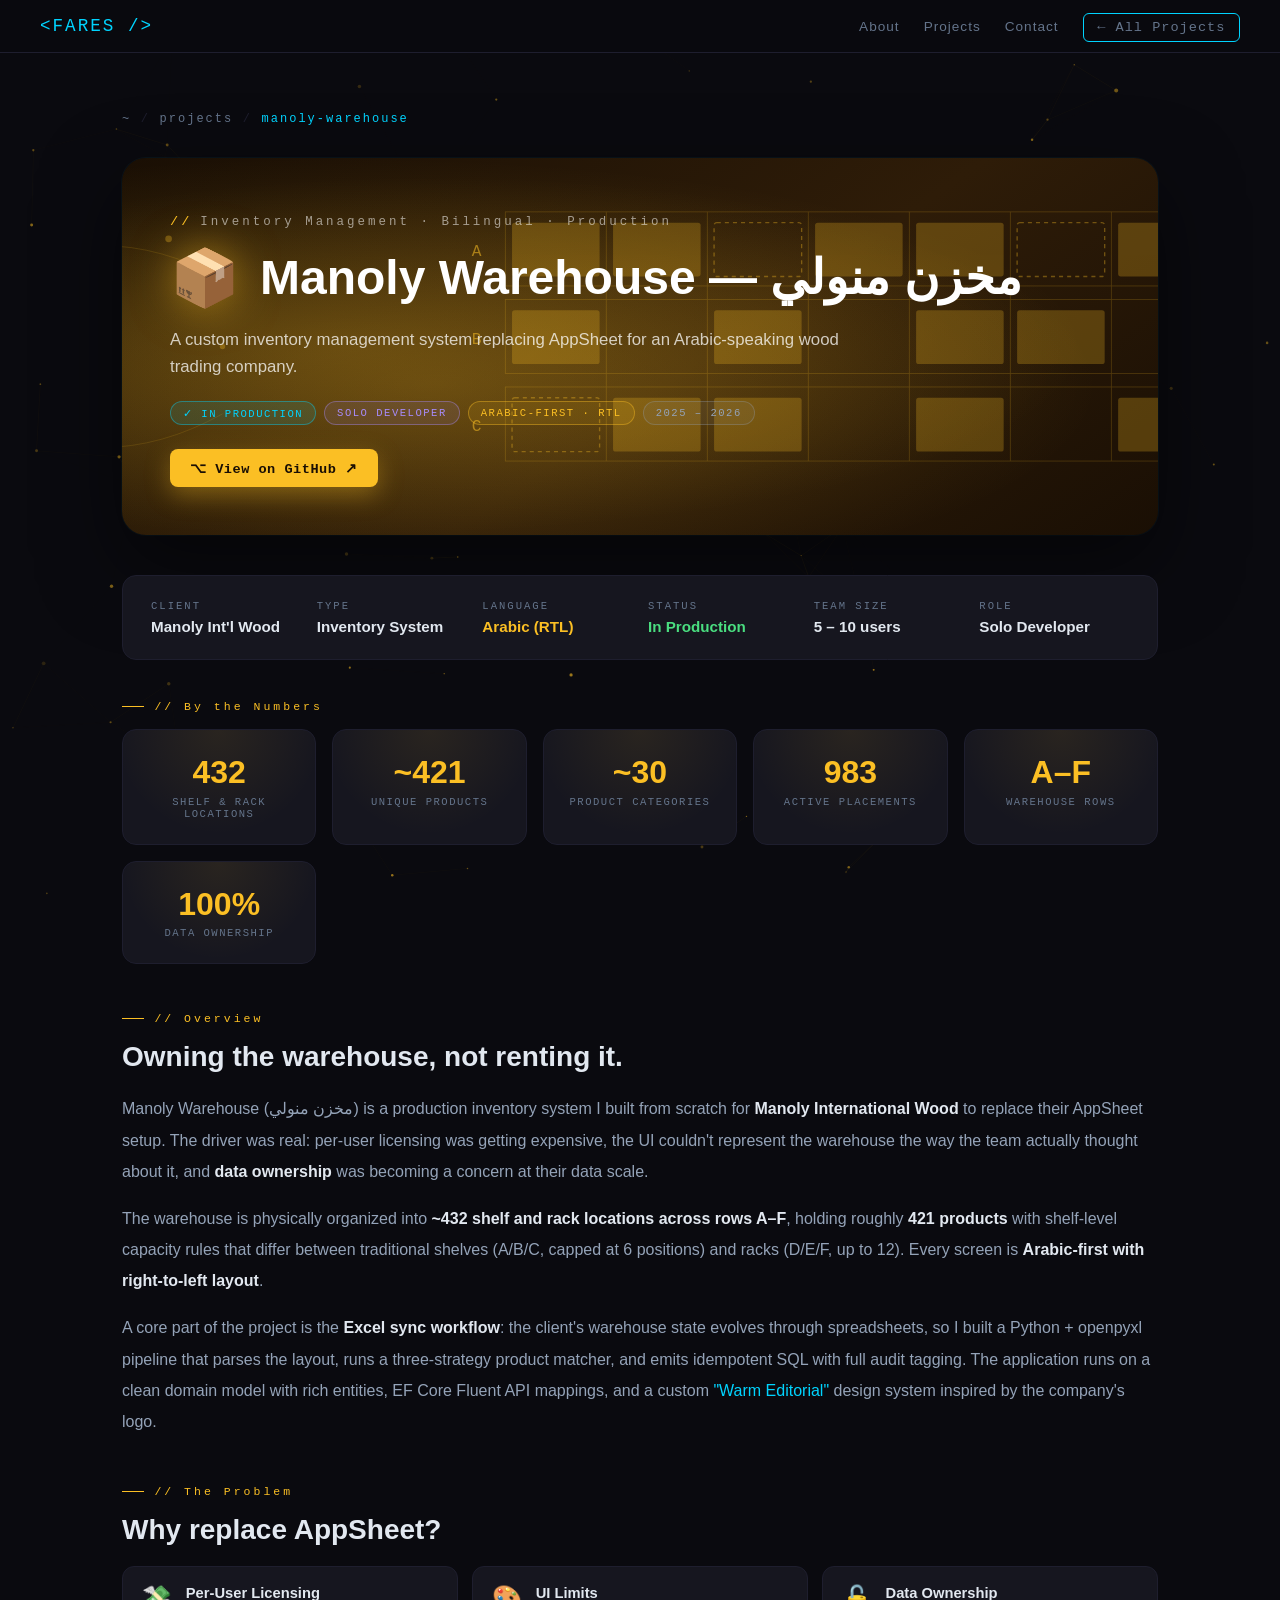
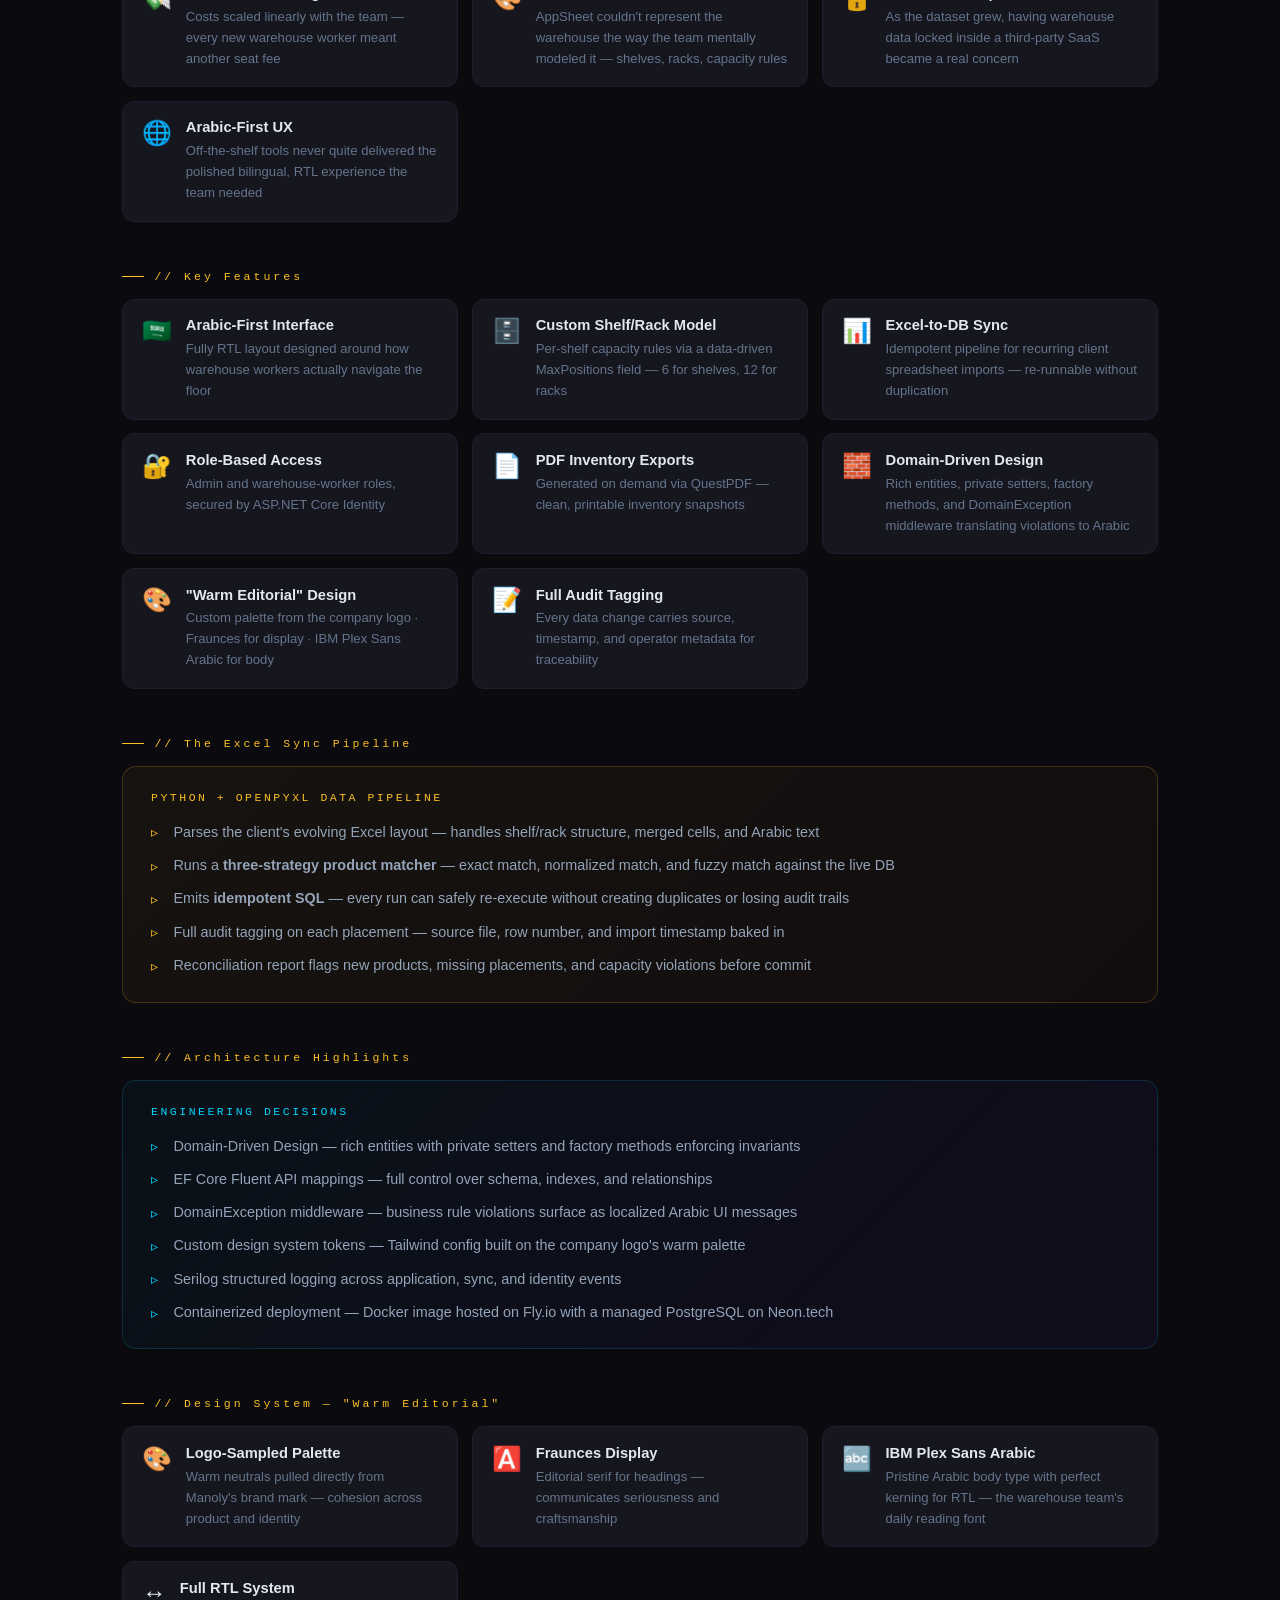
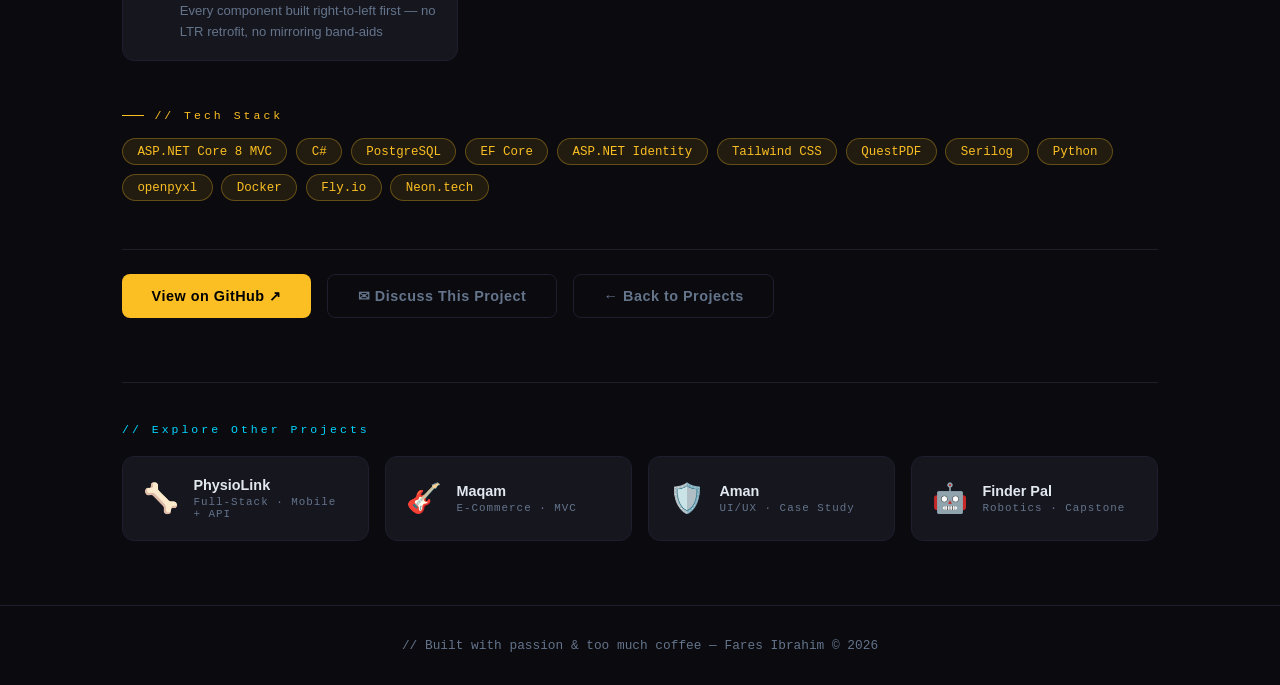
<file: projects/manoly.html>
<!DOCTYPE html>
<html lang="en">
<head>
<meta charset="UTF-8"/>
<meta name="viewport" content="width=device-width, initial-scale=1.0"/>
<title>Manoly Warehouse — Fares Ibrahim</title>
<link rel="stylesheet" href="project.css"/>
<style>body { --section-accent:#fbbf24; }</style>
</head>
<body>

<canvas id="particles"></canvas>

<nav>
  <a href="../index.html" class="logo">&lt;FARES /&gt;</a>
  <ul class="nav-links">
    <li><a href="../index.html#about">About</a></li>
    <li><a href="../index.html#projects">Projects</a></li>
    <li><a href="../index.html#contact">Contact</a></li>
    <li><a href="../index.html#projects" class="nav-back">← All Projects</a></li>
  </ul>
</nav>

<main>

  <div class="breadcrumb fade-in">
    <a href="../index.html">~</a>
    <span class="sep">/</span>
    <a href="../index.html#projects">projects</a>
    <span class="sep">/</span>
    <span class="current">manoly-warehouse</span>
  </div>

  <!-- HERO -->
  <section class="project-hero hero-manoly fade-in" style="--glow-color:rgba(251,191,36,.2);--hero-accent:#fbbf24;--hero-glow:rgba(251,191,36,.55)">
    <svg class="hero-pattern" viewBox="0 0 1100 280" xmlns="http://www.w3.org/2000/svg" preserveAspectRatio="xMidYMid slice">
      <defs>
        <radialGradient id="gp5" cx="30%" cy="50%"><stop offset="0%" stop-color="#fbbf24" stop-opacity=".2"/><stop offset="100%" stop-color="#fbbf24" stop-opacity="0"/></radialGradient>
        <pattern id="grain" width="3" height="3" patternUnits="userSpaceOnUse"><circle cx="1.5" cy="1.5" r=".4" fill="#fbbf24" opacity=".5"/></pattern>
      </defs>
      <rect width="1100" height="280" fill="url(#gp5)"/>
      <!-- warehouse rack grid -->
      <g stroke="#fbbf24" stroke-width=".6" opacity=".22">
        <rect x="450" y="40" width="600" height="55" fill="none"/>
        <rect x="450" y="105" width="600" height="55" fill="none"/>
        <rect x="450" y="170" width="600" height="55" fill="none"/>
        <line x1="525" y1="40" x2="525" y2="225"/>
        <line x1="600" y1="40" x2="600" y2="225"/>
        <line x1="675" y1="40" x2="675" y2="225"/>
        <line x1="750" y1="40" x2="750" y2="225"/>
        <line x1="825" y1="40" x2="825" y2="225"/>
        <line x1="900" y1="40" x2="900" y2="225"/>
        <line x1="975" y1="40" x2="975" y2="225"/>
      </g>
      <!-- shelf labels -->
      <g fill="#fbbf24" font-family="Courier New, monospace" font-size="12" opacity=".55">
        <text x="425" y="73">A</text>
        <text x="425" y="138">B</text>
        <text x="425" y="203">C</text>
      </g>
      <!-- product boxes -->
      <g fill="#fbbf24" opacity=".25">
        <rect x="455" y="48" width="65" height="40" rx="2"/>
        <rect x="530" y="48" width="65" height="40" rx="2"/>
        <rect x="680" y="48" width="65" height="40" rx="2"/>
        <rect x="755" y="48" width="65" height="40" rx="2"/>
        <rect x="905" y="48" width="65" height="40" rx="2"/>
        <rect x="455" y="113" width="65" height="40" rx="2"/>
        <rect x="605" y="113" width="65" height="40" rx="2"/>
        <rect x="755" y="113" width="65" height="40" rx="2"/>
        <rect x="830" y="113" width="65" height="40" rx="2"/>
        <rect x="980" y="113" width="65" height="40" rx="2"/>
        <rect x="530" y="178" width="65" height="40" rx="2"/>
        <rect x="605" y="178" width="65" height="40" rx="2"/>
        <rect x="755" y="178" width="65" height="40" rx="2"/>
        <rect x="905" y="178" width="65" height="40" rx="2"/>
        <rect x="980" y="178" width="65" height="40" rx="2"/>
      </g>
      <!-- empty slot accents -->
      <g stroke="#fbbf24" stroke-width="1" stroke-dasharray="3,3" fill="none" opacity=".35">
        <rect x="605" y="48" width="65" height="40" rx="2"/>
        <rect x="830" y="48" width="65" height="40" rx="2"/>
        <rect x="455" y="178" width="65" height="40" rx="2"/>
      </g>
      <!-- arabic-style flourish dots on left -->
      <g fill="#fbbf24" opacity=".3">
        <circle cx="80" cy="60" r="3"/>
        <circle cx="140" cy="100" r="2"/>
        <circle cx="200" cy="60" r="2.5"/>
        <circle cx="80" cy="140" r="2"/>
        <circle cx="160" cy="180" r="3"/>
        <circle cx="240" cy="140" r="2"/>
        <circle cx="120" cy="220" r="2.5"/>
        <circle cx="220" cy="220" r="2"/>
      </g>
      <g stroke="#fbbf24" stroke-width=".5" opacity=".2" fill="none">
        <path d="M60,90 Q150,40 240,90"/>
        <path d="M60,190 Q150,240 240,190"/>
      </g>
    </svg>
    <div class="hero-glow"></div>
    <div class="hero-content">
      <div class="project-type" style="--hero-accent:#fbbf24">Inventory Management · Bilingual · Production</div>
      <div class="hero-row">
        <span class="hero-icon">📦</span>
        <h1 class="project-title">Manoly Warehouse — مخزن منولي</h1>
      </div>
      <p class="tagline">A custom inventory management system replacing AppSheet for an Arabic-speaking wood trading company.</p>
      <div class="badges">
        <span class="badge badge-done">✓ In Production</span>
        <span class="badge badge-role">Solo Developer</span>
        <span class="badge badge-warm">Arabic-First · RTL</span>
        <span class="badge badge-year">2025 – 2026</span>
      </div>
      <div style="margin-top:1.5rem; display:flex; gap:.75rem; flex-wrap:wrap;">
        <a href="https://github.com/faresibrahim/manoly-international-website" target="_blank"
           style="display:inline-flex; align-items:center; gap:.5rem; padding:.65rem 1.25rem;
                  background:#fbbf24; color:#1a0f04; border-radius:8px;
                  font-family:var(--font-mono); font-size:.85rem; font-weight:700;
                  text-decoration:none; letter-spacing:.5px;
                  box-shadow:0 8px 24px rgba(251,191,36,.35); transition:.25s;"
           onmouseover="this.style.transform='translateY(-2px)'; this.style.boxShadow='0 12px 32px rgba(251,191,36,.5)'"
           onmouseout="this.style.transform=''; this.style.boxShadow='0 8px 24px rgba(251,191,36,.35)'">
          ⌥ View on GitHub ↗
        </a>
      </div>
    </div>
  </section>

  <!-- META STRIP -->
  <div class="meta-strip fade-in">
    <div class="meta-item"><span class="meta-label">Client</span><span class="meta-value">Manoly Int'l Wood</span></div>
    <div class="meta-item"><span class="meta-label">Type</span><span class="meta-value">Inventory System</span></div>
    <div class="meta-item"><span class="meta-label">Language</span><span class="meta-value meta-amber">Arabic (RTL)</span></div>
    <div class="meta-item"><span class="meta-label">Status</span><span class="meta-value meta-green">In Production</span></div>
    <div class="meta-item"><span class="meta-label">Team Size</span><span class="meta-value">5 – 10 users</span></div>
    <div class="meta-item"><span class="meta-label">Role</span><span class="meta-value">Solo Developer</span></div>
  </div>

  <!-- STATS ROW -->
  <section class="section fade-in">
    <div class="section-label">// By the Numbers</div>
    <div class="stats-row">
      <div class="stat-block" style="--stat-color:#fbbf24;--stat-glow:rgba(251,191,36,.14)">
        <div class="stat-big">432</div>
        <div class="stat-label">SHELF &amp; RACK LOCATIONS</div>
      </div>
      <div class="stat-block" style="--stat-color:#fbbf24;--stat-glow:rgba(251,191,36,.14)">
        <div class="stat-big">~421</div>
        <div class="stat-label">UNIQUE PRODUCTS</div>
      </div>
      <div class="stat-block" style="--stat-color:#fbbf24;--stat-glow:rgba(251,191,36,.14)">
        <div class="stat-big">~30</div>
        <div class="stat-label">PRODUCT CATEGORIES</div>
      </div>
      <div class="stat-block" style="--stat-color:#fbbf24;--stat-glow:rgba(251,191,36,.14)">
        <div class="stat-big">983</div>
        <div class="stat-label">ACTIVE PLACEMENTS</div>
      </div>
      <div class="stat-block" style="--stat-color:#fbbf24;--stat-glow:rgba(251,191,36,.14)">
        <div class="stat-big">A–F</div>
        <div class="stat-label">WAREHOUSE ROWS</div>
      </div>
      <div class="stat-block" style="--stat-color:#fbbf24;--stat-glow:rgba(251,191,36,.14)">
        <div class="stat-big">100%</div>
        <div class="stat-label">DATA OWNERSHIP</div>
      </div>
    </div>
  </section>

  <!-- OVERVIEW -->
  <section class="section fade-in">
    <div class="section-label">// Overview</div>
    <h2 class="section-heading">Owning the warehouse, not renting it.</h2>
    <div class="section-text">
      <p>Manoly Warehouse (مخزن منولي) is a production inventory system I built from scratch for <strong>Manoly International Wood</strong> to replace their AppSheet setup. The driver was real: per-user licensing was getting expensive, the UI couldn't represent the warehouse the way the team actually thought about it, and <strong>data ownership</strong> was becoming a concern at their data scale.</p>
      <p>The warehouse is physically organized into <strong>~432 shelf and rack locations across rows A–F</strong>, holding roughly <strong>421 products</strong> with shelf-level capacity rules that differ between traditional shelves (A/B/C, capped at 6 positions) and racks (D/E/F, up to 12). Every screen is <strong>Arabic-first with right-to-left layout</strong>.</p>
      <p>A core part of the project is the <strong>Excel sync workflow</strong>: the client's warehouse state evolves through spreadsheets, so I built a Python + openpyxl pipeline that parses the layout, runs a three-strategy product matcher, and emits idempotent SQL with full audit tagging. The application runs on a clean domain model with rich entities, EF Core Fluent API mappings, and a custom <em>"Warm Editorial"</em> design system inspired by the company's logo.</p>
    </div>
  </section>

  <!-- THE PROBLEM -->
  <section class="section fade-in">
    <div class="section-label">// The Problem</div>
    <h2 class="section-heading">Why replace AppSheet?</h2>
    <div class="features-grid">
      <div class="feature"><span class="feature-icon">💸</span><div><div class="feature-name">Per-User Licensing</div><div class="feature-desc">Costs scaled linearly with the team — every new warehouse worker meant another seat fee</div></div></div>
      <div class="feature"><span class="feature-icon">🎨</span><div><div class="feature-name">UI Limits</div><div class="feature-desc">AppSheet couldn't represent the warehouse the way the team mentally modeled it — shelves, racks, capacity rules</div></div></div>
      <div class="feature"><span class="feature-icon">🔓</span><div><div class="feature-name">Data Ownership</div><div class="feature-desc">As the dataset grew, having warehouse data locked inside a third-party SaaS became a real concern</div></div></div>
      <div class="feature"><span class="feature-icon">🌐</span><div><div class="feature-name">Arabic-First UX</div><div class="feature-desc">Off-the-shelf tools never quite delivered the polished bilingual, RTL experience the team needed</div></div></div>
    </div>
  </section>

  <!-- KEY FEATURES -->
  <section class="section fade-in">
    <div class="section-label">// Key Features</div>
    <div class="features-grid">
      <div class="feature"><span class="feature-icon">🇸🇦</span><div><div class="feature-name">Arabic-First Interface</div><div class="feature-desc">Fully RTL layout designed around how warehouse workers actually navigate the floor</div></div></div>
      <div class="feature"><span class="feature-icon">🗄️</span><div><div class="feature-name">Custom Shelf/Rack Model</div><div class="feature-desc">Per-shelf capacity rules via a data-driven MaxPositions field — 6 for shelves, 12 for racks</div></div></div>
      <div class="feature"><span class="feature-icon">📊</span><div><div class="feature-name">Excel-to-DB Sync</div><div class="feature-desc">Idempotent pipeline for recurring client spreadsheet imports — re-runnable without duplication</div></div></div>
      <div class="feature"><span class="feature-icon">🔐</span><div><div class="feature-name">Role-Based Access</div><div class="feature-desc">Admin and warehouse-worker roles, secured by ASP.NET Core Identity</div></div></div>
      <div class="feature"><span class="feature-icon">📄</span><div><div class="feature-name">PDF Inventory Exports</div><div class="feature-desc">Generated on demand via QuestPDF — clean, printable inventory snapshots</div></div></div>
      <div class="feature"><span class="feature-icon">🧱</span><div><div class="feature-name">Domain-Driven Design</div><div class="feature-desc">Rich entities, private setters, factory methods, and DomainException middleware translating violations to Arabic</div></div></div>
      <div class="feature"><span class="feature-icon">🎨</span><div><div class="feature-name">"Warm Editorial" Design</div><div class="feature-desc">Custom palette from the company logo · Fraunces for display · IBM Plex Sans Arabic for body</div></div></div>
      <div class="feature"><span class="feature-icon">📝</span><div><div class="feature-name">Full Audit Tagging</div><div class="feature-desc">Every data change carries source, timestamp, and operator metadata for traceability</div></div></div>
    </div>
  </section>

  <!-- EXCEL SYNC HIGHLIGHT -->
  <section class="section fade-in">
    <div class="section-label">// The Excel Sync Pipeline</div>
    <div class="highlight" style="border-color:rgba(251,191,36,.2);background:linear-gradient(135deg,rgba(251,191,36,.05),rgba(217,119,6,.04))">
      <div class="highlight-title" style="color:#fbbf24">PYTHON + OPENPYXL DATA PIPELINE</div>
      <ul class="highlight-list">
        <li style="--accent:#fbbf24">Parses the client's evolving Excel layout — handles shelf/rack structure, merged cells, and Arabic text</li>
        <li style="--accent:#fbbf24">Runs a <strong>three-strategy product matcher</strong> — exact match, normalized match, and fuzzy match against the live DB</li>
        <li style="--accent:#fbbf24">Emits <strong>idempotent SQL</strong> — every run can safely re-execute without creating duplicates or losing audit trails</li>
        <li style="--accent:#fbbf24">Full audit tagging on each placement — source file, row number, and import timestamp baked in</li>
        <li style="--accent:#fbbf24">Reconciliation report flags new products, missing placements, and capacity violations before commit</li>
      </ul>
    </div>
  </section>

  <!-- ARCHITECTURE -->
  <section class="section fade-in">
    <div class="section-label">// Architecture Highlights</div>
    <div class="highlight">
      <div class="highlight-title">ENGINEERING DECISIONS</div>
      <ul class="highlight-list">
        <li>Domain-Driven Design — rich entities with private setters and factory methods enforcing invariants</li>
        <li>EF Core Fluent API mappings — full control over schema, indexes, and relationships</li>
        <li>DomainException middleware — business rule violations surface as localized Arabic UI messages</li>
        <li>Custom design system tokens — Tailwind config built on the company logo's warm palette</li>
        <li>Serilog structured logging across application, sync, and identity events</li>
        <li>Containerized deployment — Docker image hosted on Fly.io with a managed PostgreSQL on Neon.tech</li>
      </ul>
    </div>
  </section>

  <!-- DESIGN SYSTEM -->
  <section class="section fade-in">
    <div class="section-label">// Design System — "Warm Editorial"</div>
    <div class="features-grid">
      <div class="feature"><span class="feature-icon">🎨</span><div><div class="feature-name">Logo-Sampled Palette</div><div class="feature-desc">Warm neutrals pulled directly from Manoly's brand mark — cohesion across product and identity</div></div></div>
      <div class="feature"><span class="feature-icon">🅰️</span><div><div class="feature-name">Fraunces Display</div><div class="feature-desc">Editorial serif for headings — communicates seriousness and craftsmanship</div></div></div>
      <div class="feature"><span class="feature-icon">🔤</span><div><div class="feature-name">IBM Plex Sans Arabic</div><div class="feature-desc">Pristine Arabic body type with perfect kerning for RTL — the warehouse team's daily reading font</div></div></div>
      <div class="feature"><span class="feature-icon">↔️</span><div><div class="feature-name">Full RTL System</div><div class="feature-desc">Every component built right-to-left first — no LTR retrofit, no mirroring band-aids</div></div></div>
    </div>
  </section>

  <!-- TECH STACK -->
  <section class="section fade-in">
    <div class="section-label">// Tech Stack</div>
    <div class="stack-wrap">
      <span class="stack-tag" style="--stack-bg:rgba(251,191,36,.1);--stack-color:#fbbf24;--stack-border:rgba(251,191,36,.3)">ASP.NET Core 8 MVC</span>
      <span class="stack-tag" style="--stack-bg:rgba(251,191,36,.1);--stack-color:#fbbf24;--stack-border:rgba(251,191,36,.3)">C#</span>
      <span class="stack-tag" style="--stack-bg:rgba(251,191,36,.1);--stack-color:#fbbf24;--stack-border:rgba(251,191,36,.3)">PostgreSQL</span>
      <span class="stack-tag" style="--stack-bg:rgba(251,191,36,.1);--stack-color:#fbbf24;--stack-border:rgba(251,191,36,.3)">EF Core</span>
      <span class="stack-tag" style="--stack-bg:rgba(251,191,36,.1);--stack-color:#fbbf24;--stack-border:rgba(251,191,36,.3)">ASP.NET Identity</span>
      <span class="stack-tag" style="--stack-bg:rgba(251,191,36,.1);--stack-color:#fbbf24;--stack-border:rgba(251,191,36,.3)">Tailwind CSS</span>
      <span class="stack-tag" style="--stack-bg:rgba(251,191,36,.1);--stack-color:#fbbf24;--stack-border:rgba(251,191,36,.3)">QuestPDF</span>
      <span class="stack-tag" style="--stack-bg:rgba(251,191,36,.1);--stack-color:#fbbf24;--stack-border:rgba(251,191,36,.3)">Serilog</span>
      <span class="stack-tag" style="--stack-bg:rgba(251,191,36,.1);--stack-color:#fbbf24;--stack-border:rgba(251,191,36,.3)">Python</span>
      <span class="stack-tag" style="--stack-bg:rgba(251,191,36,.1);--stack-color:#fbbf24;--stack-border:rgba(251,191,36,.3)">openpyxl</span>
      <span class="stack-tag" style="--stack-bg:rgba(251,191,36,.1);--stack-color:#fbbf24;--stack-border:rgba(251,191,36,.3)">Docker</span>
      <span class="stack-tag" style="--stack-bg:rgba(251,191,36,.1);--stack-color:#fbbf24;--stack-border:rgba(251,191,36,.3)">Fly.io</span>
      <span class="stack-tag" style="--stack-bg:rgba(251,191,36,.1);--stack-color:#fbbf24;--stack-border:rgba(251,191,36,.3)">Neon.tech</span>
    </div>
  </section>

  <div class="cta-row fade-in">
    <a href="https://github.com/faresibrahim/manoly-international-website" target="_blank" class="btn btn-primary" style="--cta-bg:#fbbf24;--cta-glow:rgba(251,191,36,.5);color:#000">View on GitHub ↗</a>
    <a href="../index.html#contact" class="btn btn-ghost">✉ Discuss This Project</a>
    <a href="../index.html#projects" class="btn btn-ghost">← Back to Projects</a>
  </div>

  <!-- OTHER PROJECTS -->
  <section class="other-projects fade-in">
    <div class="other-label">// Explore Other Projects</div>
    <div class="other-grid">
      <a href="physiolink.html" class="other-card"><span class="other-icon">🦴</span><div><div class="other-name">PhysioLink</div><div class="other-type">Full-Stack · Mobile + API</div></div></a>
      <a href="maqam.html" class="other-card"><span class="other-icon">🎸</span><div><div class="other-name">Maqam</div><div class="other-type">E-Commerce · MVC</div></div></a>
      <a href="aman.html" class="other-card"><span class="other-icon">🛡️</span><div><div class="other-name">Aman</div><div class="other-type">UI/UX · Case Study</div></div></a>
      <a href="finder.html" class="other-card"><span class="other-icon">🤖</span><div><div class="other-name">Finder Pal</div><div class="other-type">Robotics · Capstone</div></div></a>
    </div>
  </section>

</main>

<footer><span>// Built with passion &amp; too much coffee — Fares Ibrahim © 2026</span></footer>

<script>window.PARTICLE_COLOR='251,191,36';</script>
<script src="project.js"></script>
</body>
</html>
</file>
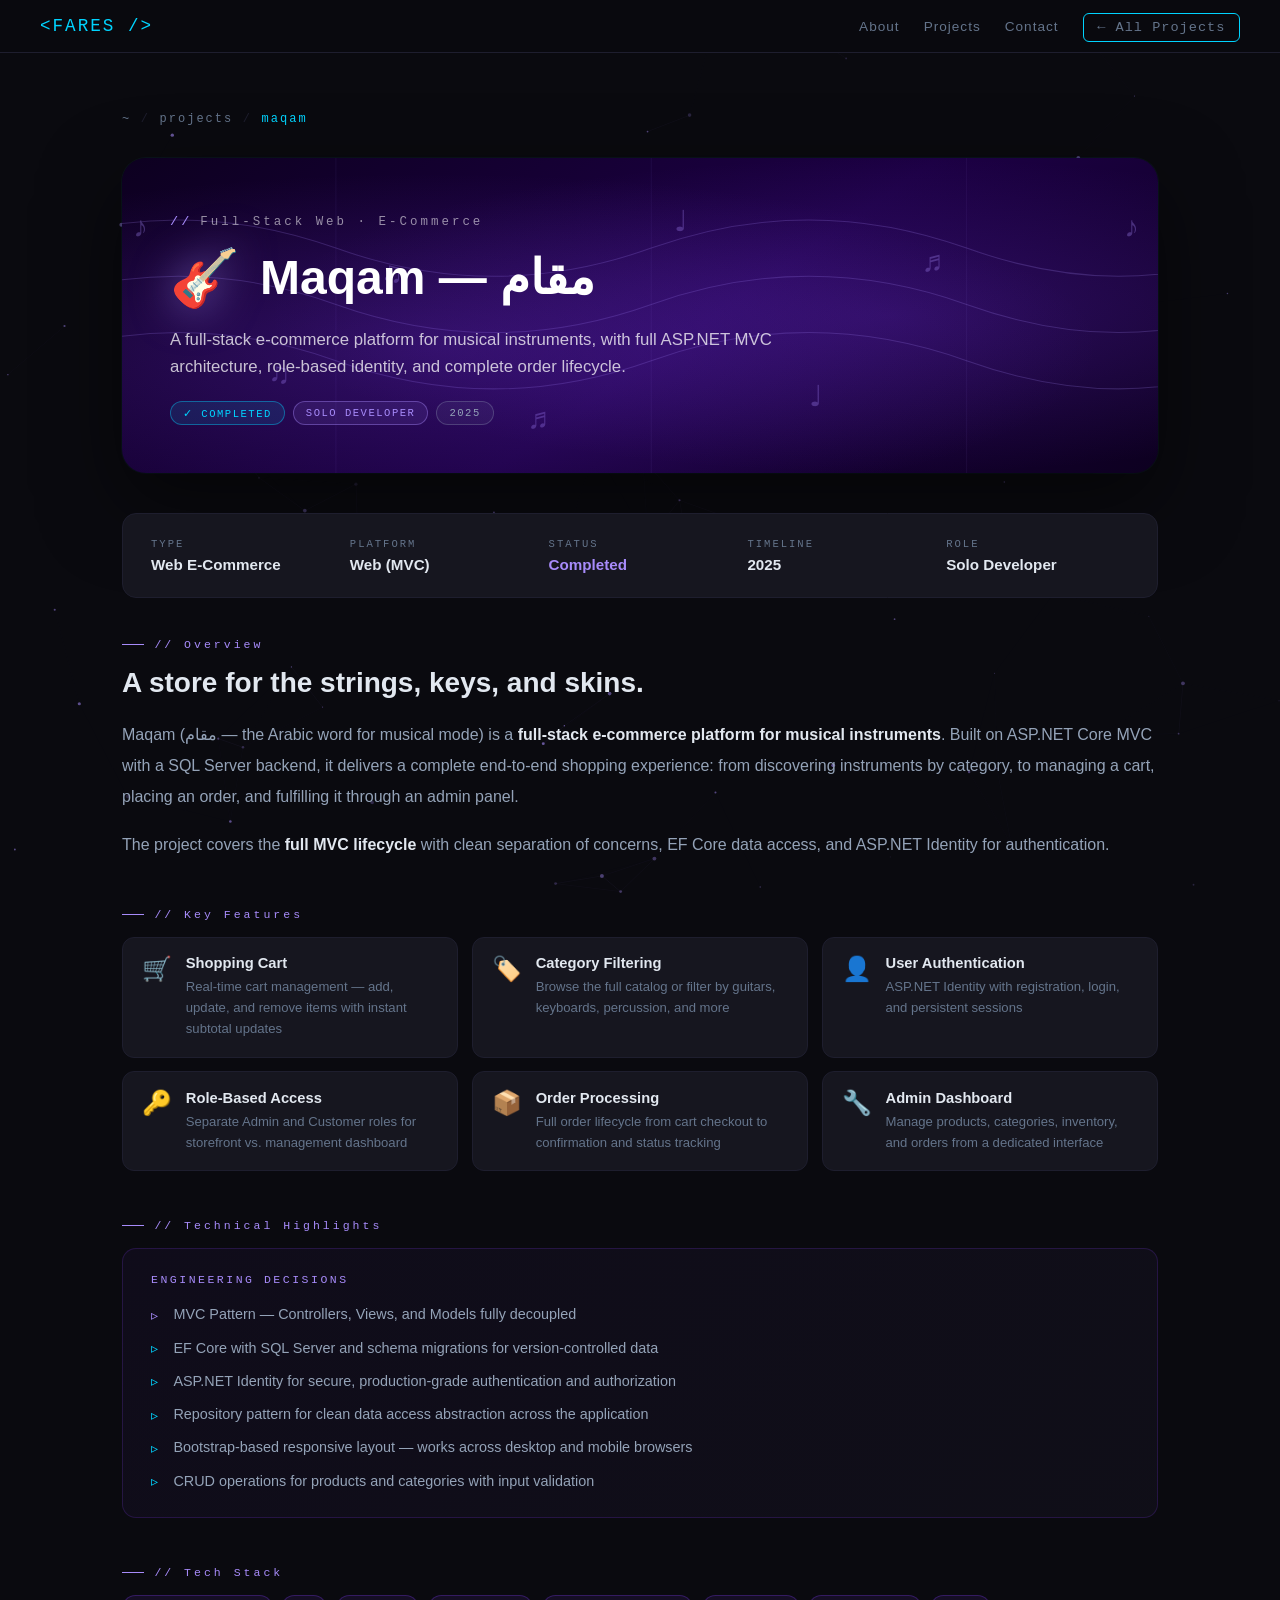
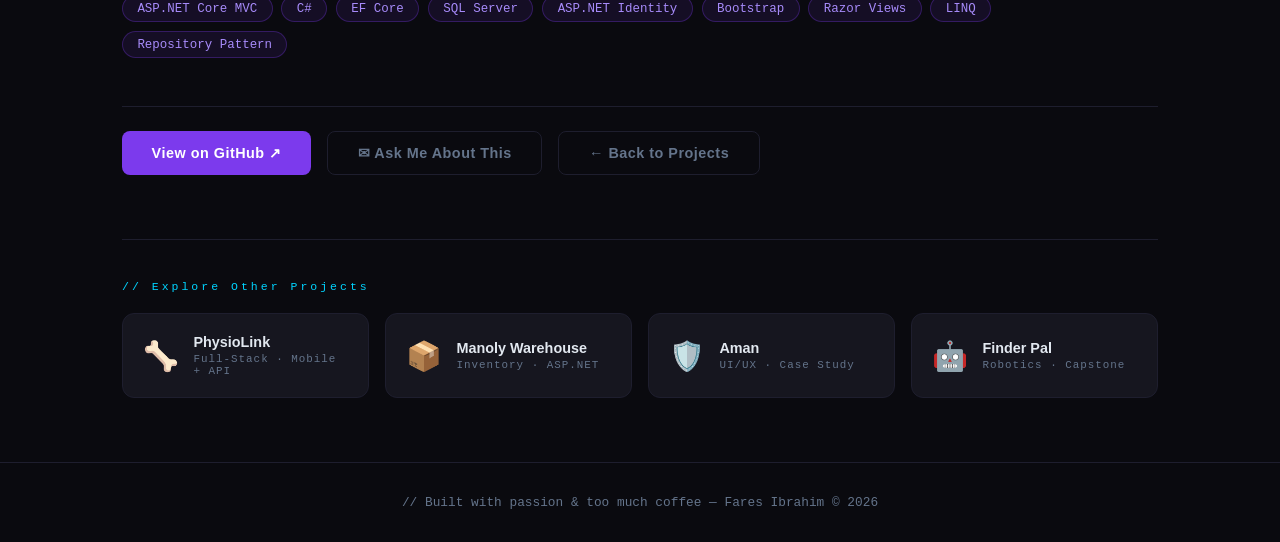
<file: projects/maqam.html>
<!DOCTYPE html>
<html lang="en">
<head>
<meta charset="UTF-8"/>
<meta name="viewport" content="width=device-width, initial-scale=1.0"/>
<title>Maqam — Fares Ibrahim</title>
<link rel="stylesheet" href="project.css"/>
<style>
  body { --section-accent:#a78bfa; }
</style>
</head>
<body>

<canvas id="particles"></canvas>

<nav>
  <a href="../index.html" class="logo">&lt;FARES /&gt;</a>
  <ul class="nav-links">
    <li><a href="../index.html#about">About</a></li>
    <li><a href="../index.html#projects">Projects</a></li>
    <li><a href="../index.html#contact">Contact</a></li>
    <li><a href="../index.html#projects" class="nav-back">← All Projects</a></li>
  </ul>
</nav>

<main>

  <div class="breadcrumb fade-in">
    <a href="../index.html">~</a>
    <span class="sep">/</span>
    <a href="../index.html#projects">projects</a>
    <span class="sep">/</span>
    <span class="current">maqam</span>
  </div>

  <section class="project-hero hero-maqam fade-in" style="--glow-color:rgba(124,58,237,.25);--hero-accent:#a78bfa;--hero-glow:rgba(167,139,250,.6)">
    <svg class="hero-pattern" viewBox="0 0 1100 280" xmlns="http://www.w3.org/2000/svg" preserveAspectRatio="xMidYMid slice">
      <defs>
        <radialGradient id="gp2" cx="70%" cy="50%"><stop offset="0%" stop-color="#7c3aed" stop-opacity=".22"/><stop offset="100%" stop-color="#7c3aed" stop-opacity="0"/></radialGradient>
      </defs>
      <rect width="1100" height="280" fill="url(#gp2)"/>
      <g stroke="#a78bfa" stroke-width=".9" fill="none" opacity=".22">
        <path d="M0,80 Q140,30 280,80 Q420,130 560,80 Q700,30 840,80 Q980,130 1100,80"/>
        <path d="M0,130 Q140,80 280,130 Q420,180 560,130 Q700,80 840,130 Q980,180 1100,130"/>
        <path d="M0,180 Q140,130 280,180 Q420,230 560,180 Q700,130 840,180 Q980,230 1100,180"/>
      </g>
      <g fill="#a78bfa" opacity=".32" font-size="26" font-family="serif">
        <text x="100" y="70">♪</text><text x="320" y="110">♫</text><text x="580" y="65">♩</text>
        <text x="800" y="100">♬</text><text x="980" y="70">♪</text><text x="220" y="200">♫</text>
        <text x="700" y="220">♩</text><text x="450" y="240">♬</text>
      </g>
      <g stroke="#a78bfa" stroke-width=".5" opacity=".12">
        <line x1="280" y1="0" x2="280" y2="280"/>
        <line x1="560" y1="0" x2="560" y2="280"/>
        <line x1="840" y1="0" x2="840" y2="280"/>
      </g>
    </svg>
    <div class="hero-glow"></div>
    <div class="hero-content">
      <div class="project-type" style="--hero-accent:#a78bfa">Full-Stack Web · E-Commerce</div>
      <div class="hero-row">
        <span class="hero-icon">🎸</span>
        <h1 class="project-title">Maqam — مقام</h1>
      </div>
      <p class="tagline">A full-stack e-commerce platform for musical instruments, with full ASP.NET MVC architecture, role-based identity, and complete order lifecycle.</p>
      <div class="badges">
        <span class="badge badge-done">✓ Completed</span>
        <span class="badge badge-role">Solo Developer</span>
        <span class="badge badge-year">2025</span>
      </div>
    </div>
  </section>

  <div class="meta-strip fade-in">
    <div class="meta-item"><span class="meta-label">Type</span><span class="meta-value">Web E-Commerce</span></div>
    <div class="meta-item"><span class="meta-label">Platform</span><span class="meta-value">Web (MVC)</span></div>
    <div class="meta-item"><span class="meta-label">Status</span><span class="meta-value meta-violet">Completed</span></div>
    <div class="meta-item"><span class="meta-label">Timeline</span><span class="meta-value">2025</span></div>
    <div class="meta-item"><span class="meta-label">Role</span><span class="meta-value">Solo Developer</span></div>
  </div>

  <section class="section fade-in">
    <div class="section-label">// Overview</div>
    <h2 class="section-heading">A store for the strings, keys, and skins.</h2>
    <div class="section-text">
      <p>Maqam (مقام — the Arabic word for musical mode) is a <strong>full-stack e-commerce platform for musical instruments</strong>. Built on ASP.NET Core MVC with a SQL Server backend, it delivers a complete end-to-end shopping experience: from discovering instruments by category, to managing a cart, placing an order, and fulfilling it through an admin panel.</p>
      <p>The project covers the <strong>full MVC lifecycle</strong> with clean separation of concerns, EF Core data access, and ASP.NET Identity for authentication.</p>
    </div>
  </section>

  <section class="section fade-in">
    <div class="section-label">// Key Features</div>
    <div class="features-grid">
      <div class="feature"><span class="feature-icon">🛒</span><div><div class="feature-name">Shopping Cart</div><div class="feature-desc">Real-time cart management — add, update, and remove items with instant subtotal updates</div></div></div>
      <div class="feature"><span class="feature-icon">🏷️</span><div><div class="feature-name">Category Filtering</div><div class="feature-desc">Browse the full catalog or filter by guitars, keyboards, percussion, and more</div></div></div>
      <div class="feature"><span class="feature-icon">👤</span><div><div class="feature-name">User Authentication</div><div class="feature-desc">ASP.NET Identity with registration, login, and persistent sessions</div></div></div>
      <div class="feature"><span class="feature-icon">🔑</span><div><div class="feature-name">Role-Based Access</div><div class="feature-desc">Separate Admin and Customer roles for storefront vs. management dashboard</div></div></div>
      <div class="feature"><span class="feature-icon">📦</span><div><div class="feature-name">Order Processing</div><div class="feature-desc">Full order lifecycle from cart checkout to confirmation and status tracking</div></div></div>
      <div class="feature"><span class="feature-icon">🔧</span><div><div class="feature-name">Admin Dashboard</div><div class="feature-desc">Manage products, categories, inventory, and orders from a dedicated interface</div></div></div>
    </div>
  </section>

  <section class="section fade-in">
    <div class="section-label">// Technical Highlights</div>
    <div class="highlight" style="border-color:rgba(124,58,237,.2);background:linear-gradient(135deg,rgba(124,58,237,.05),rgba(167,139,250,.04))">
      <div class="highlight-title" style="color:#a78bfa">ENGINEERING DECISIONS</div>
      <ul class="highlight-list">
        <li style="--accent:#a78bfa">MVC Pattern — Controllers, Views, and Models fully decoupled</li>
        <li>EF Core with SQL Server and schema migrations for version-controlled data</li>
        <li>ASP.NET Identity for secure, production-grade authentication and authorization</li>
        <li>Repository pattern for clean data access abstraction across the application</li>
        <li>Bootstrap-based responsive layout — works across desktop and mobile browsers</li>
        <li>CRUD operations for products and categories with input validation</li>
      </ul>
    </div>
  </section>

  <section class="section fade-in">
    <div class="section-label">// Tech Stack</div>
    <div class="stack-wrap">
      <span class="stack-tag">ASP.NET Core MVC</span><span class="stack-tag">C#</span>
      <span class="stack-tag">EF Core</span><span class="stack-tag">SQL Server</span>
      <span class="stack-tag">ASP.NET Identity</span><span class="stack-tag">Bootstrap</span>
      <span class="stack-tag">Razor Views</span><span class="stack-tag">LINQ</span>
      <span class="stack-tag">Repository Pattern</span>
    </div>
  </section>

  <div class="cta-row fade-in">
    <a href="https://github.com/faresibrahim/maqam-ecommerce-website" target="_blank" class="btn btn-primary" style="--cta-bg:#7c3aed;--cta-glow:rgba(124,58,237,.5);color:#fff">View on GitHub ↗</a>
    <a href="../index.html#contact" class="btn btn-ghost">✉ Ask Me About This</a>
    <a href="../index.html#projects" class="btn btn-ghost">← Back to Projects</a>
  </div>

  <section class="other-projects fade-in">
    <div class="other-label">// Explore Other Projects</div>
    <div class="other-grid">
      <a href="physiolink.html" class="other-card"><span class="other-icon">🦴</span><div><div class="other-name">PhysioLink</div><div class="other-type">Full-Stack · Mobile + API</div></div></a>
      <a href="manoly.html" class="other-card"><span class="other-icon">📦</span><div><div class="other-name">Manoly Warehouse</div><div class="other-type">Inventory · ASP.NET</div></div></a>
      <a href="aman.html" class="other-card"><span class="other-icon">🛡️</span><div><div class="other-name">Aman</div><div class="other-type">UI/UX · Case Study</div></div></a>
      <a href="finder.html" class="other-card"><span class="other-icon">🤖</span><div><div class="other-name">Finder Pal</div><div class="other-type">Robotics · Capstone</div></div></a>
    </div>
  </section>

</main>

<footer><span>// Built with passion &amp; too much coffee — Fares Ibrahim © 2026</span></footer>

<script>window.PARTICLE_COLOR='167,139,250';</script>
<script src="project.js"></script>
</body>
</html>
</file>
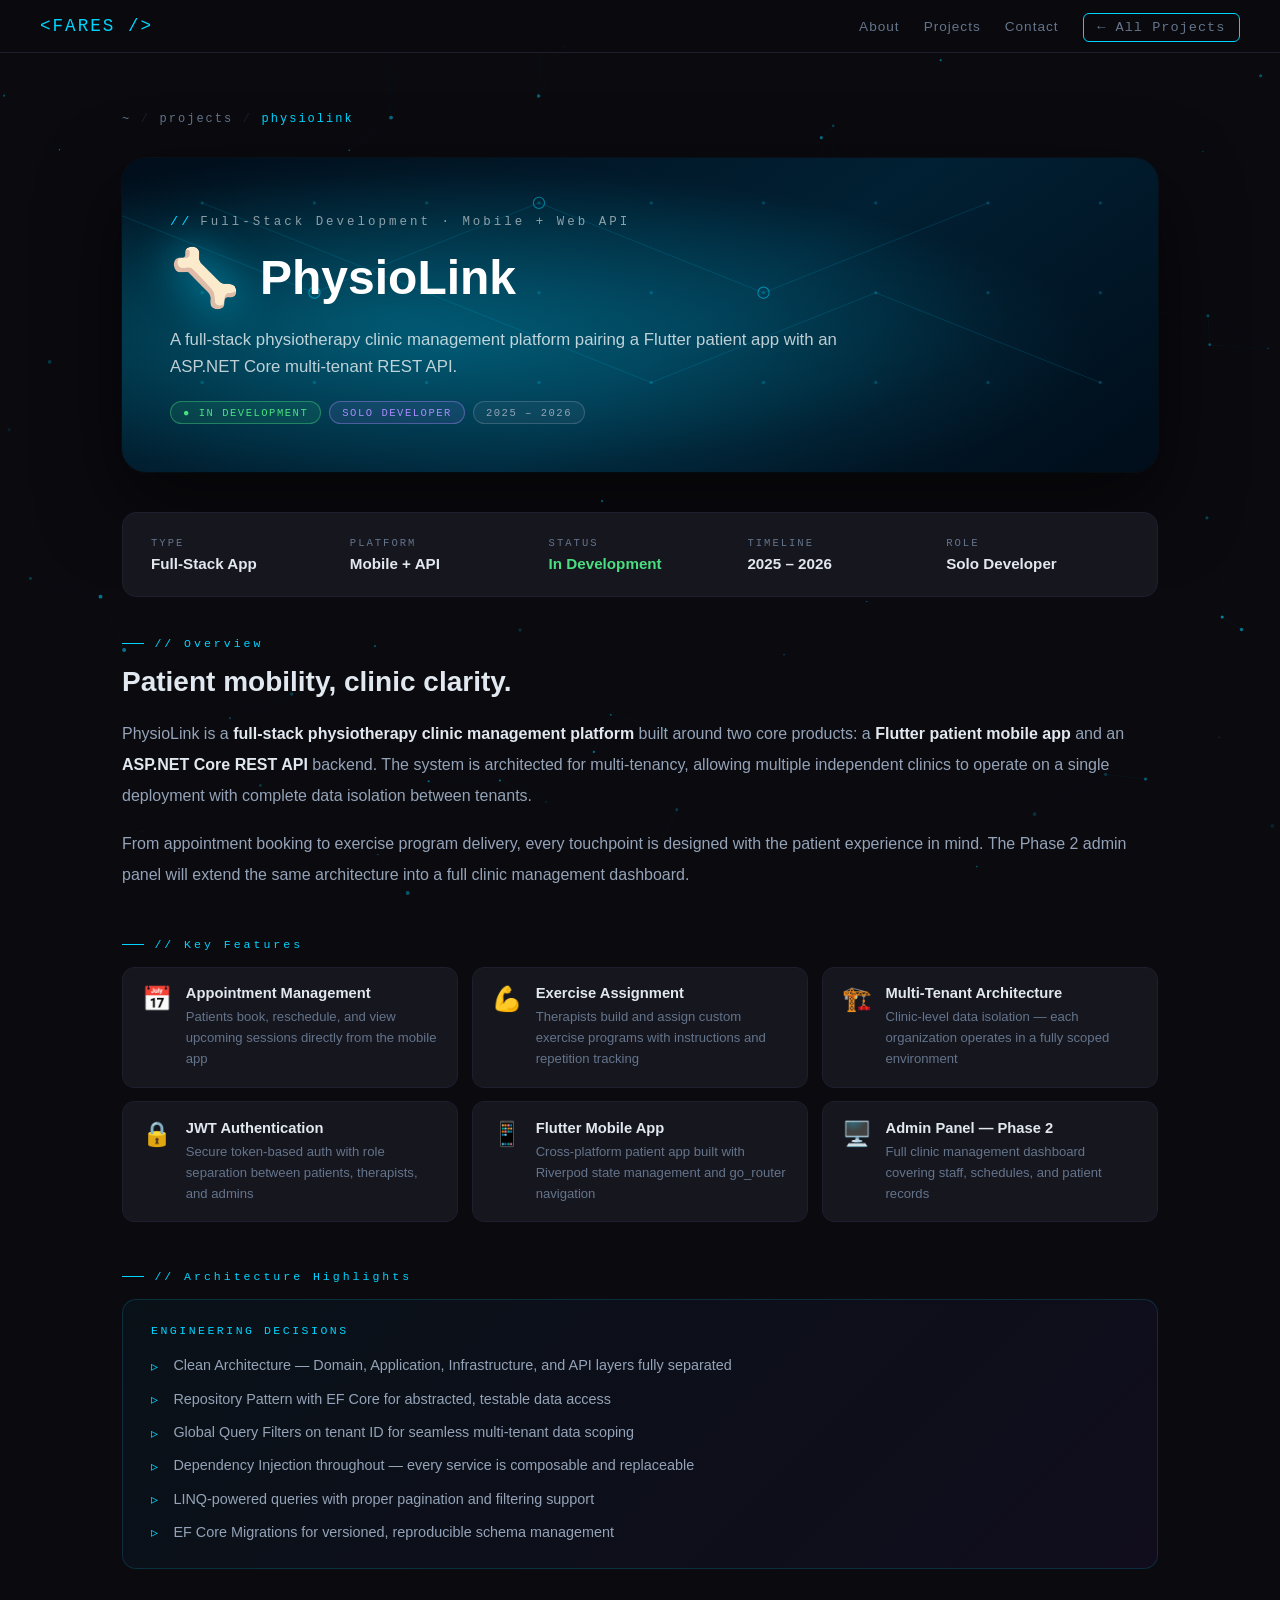
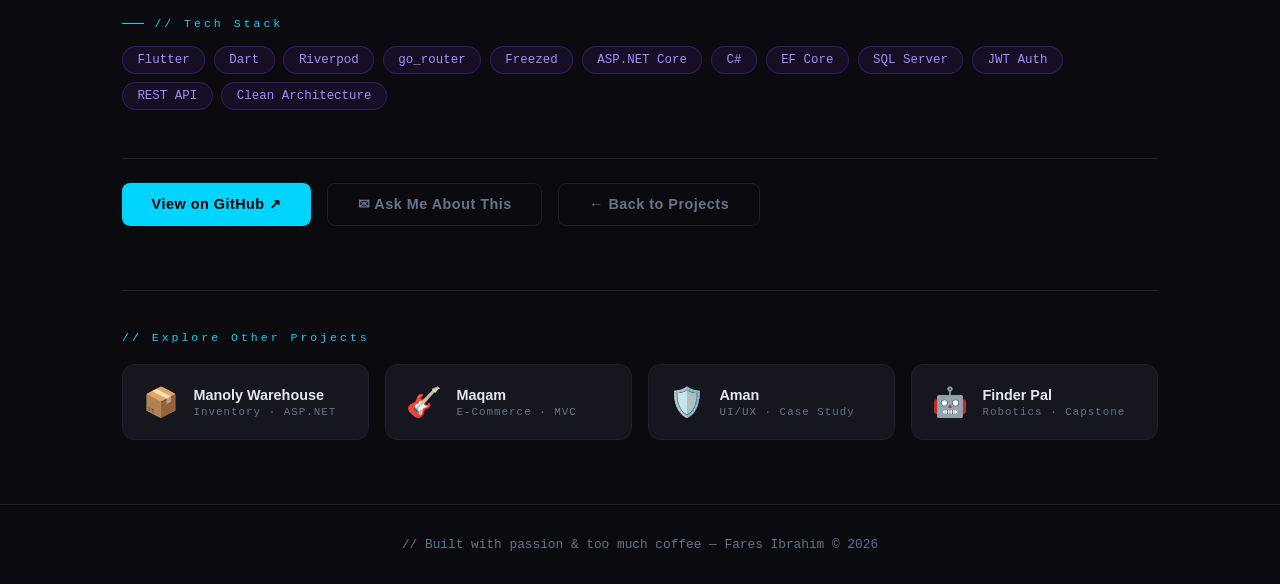
<file: projects/physiolink.html>
<!DOCTYPE html>
<html lang="en">
<head>
<meta charset="UTF-8"/>
<meta name="viewport" content="width=device-width, initial-scale=1.0"/>
<title>PhysioLink — Fares Ibrahim</title>
<link rel="stylesheet" href="project.css"/>
</head>
<body>

<canvas id="particles"></canvas>

<nav>
  <a href="../index.html" class="logo">&lt;FARES /&gt;</a>
  <ul class="nav-links">
    <li><a href="../index.html#about">About</a></li>
    <li><a href="../index.html#projects">Projects</a></li>
    <li><a href="../index.html#contact">Contact</a></li>
    <li><a href="../index.html#projects" class="nav-back">← All Projects</a></li>
  </ul>
</nav>

<main>

  <div class="breadcrumb fade-in">
    <a href="../index.html">~</a>
    <span class="sep">/</span>
    <a href="../index.html#projects">projects</a>
    <span class="sep">/</span>
    <span class="current">physiolink</span>
  </div>

  <!-- HERO -->
  <section class="project-hero hero-physio fade-in" style="--glow-color:rgba(0,212,255,.22);--hero-accent:#00d4ff;--hero-glow:rgba(0,212,255,.7)">
    <svg class="hero-pattern" viewBox="0 0 1100 280" xmlns="http://www.w3.org/2000/svg" preserveAspectRatio="xMidYMid slice">
      <defs>
        <radialGradient id="gp1" cx="30%" cy="50%"><stop offset="0%" stop-color="#00d4ff" stop-opacity=".18"/><stop offset="100%" stop-color="#00d4ff" stop-opacity="0"/></radialGradient>
      </defs>
      <rect width="1100" height="280" fill="url(#gp1)"/>
      <g fill="#00d4ff" opacity=".22">
        <circle cx="60" cy="40" r="1.5"/><circle cx="160" cy="40" r="1.5"/><circle cx="260" cy="40" r="1.5"/><circle cx="360" cy="40" r="1.5"/><circle cx="460" cy="40" r="1.5"/><circle cx="560" cy="40" r="1.5"/><circle cx="660" cy="40" r="1.5"/><circle cx="760" cy="40" r="1.5"/><circle cx="860" cy="40" r="1.5"/><circle cx="960" cy="40" r="1.5"/><circle cx="1060" cy="40" r="1.5"/>
        <circle cx="60" cy="120" r="1.5"/><circle cx="160" cy="120" r="1.5"/><circle cx="260" cy="120" r="1.5"/><circle cx="360" cy="120" r="1.5"/><circle cx="460" cy="120" r="1.5"/><circle cx="560" cy="120" r="1.5"/><circle cx="660" cy="120" r="1.5"/><circle cx="760" cy="120" r="1.5"/><circle cx="860" cy="120" r="1.5"/><circle cx="960" cy="120" r="1.5"/><circle cx="1060" cy="120" r="1.5"/>
        <circle cx="60" cy="200" r="1.5"/><circle cx="160" cy="200" r="1.5"/><circle cx="260" cy="200" r="1.5"/><circle cx="360" cy="200" r="1.5"/><circle cx="460" cy="200" r="1.5"/><circle cx="560" cy="200" r="1.5"/><circle cx="660" cy="200" r="1.5"/><circle cx="760" cy="200" r="1.5"/><circle cx="860" cy="200" r="1.5"/><circle cx="960" cy="200" r="1.5"/><circle cx="1060" cy="200" r="1.5"/>
      </g>
      <g stroke="#00d4ff" stroke-width=".6" opacity=".2">
        <line x1="60" y1="40" x2="260" y2="120"/><line x1="260" y1="120" x2="460" y2="40"/><line x1="460" y1="40" x2="660" y2="120"/>
        <line x1="660" y1="120" x2="860" y2="40"/><line x1="160" y1="40" x2="360" y2="120"/><line x1="360" y1="120" x2="560" y2="200"/>
        <line x1="560" y1="200" x2="760" y2="120"/><line x1="760" y1="120" x2="960" y2="200"/>
      </g>
      <circle cx="260" cy="120" r="5" fill="none" stroke="#00d4ff" stroke-width="1" opacity=".5"/>
      <circle cx="660" cy="120" r="5" fill="none" stroke="#00d4ff" stroke-width="1" opacity=".5"/>
      <circle cx="460" cy="40" r="5" fill="none" stroke="#00d4ff" stroke-width="1" opacity=".5"/>
    </svg>
    <div class="hero-glow"></div>
    <div class="hero-content">
      <div class="project-type">Full-Stack Development · Mobile + Web API</div>
      <div class="hero-row">
        <span class="hero-icon">🦴</span>
        <h1 class="project-title">PhysioLink</h1>
      </div>
      <p class="tagline">A full-stack physiotherapy clinic management platform pairing a Flutter patient app with an ASP.NET Core multi-tenant REST API.</p>
      <div class="badges">
        <span class="badge badge-active">● In Development</span>
        <span class="badge badge-role">Solo Developer</span>
        <span class="badge badge-year">2025 – 2026</span>
      </div>
    </div>
  </section>

  <!-- META STRIP -->
  <div class="meta-strip fade-in">
    <div class="meta-item"><span class="meta-label">Type</span><span class="meta-value">Full-Stack App</span></div>
    <div class="meta-item"><span class="meta-label">Platform</span><span class="meta-value">Mobile + API</span></div>
    <div class="meta-item"><span class="meta-label">Status</span><span class="meta-value meta-green">In Development</span></div>
    <div class="meta-item"><span class="meta-label">Timeline</span><span class="meta-value">2025 – 2026</span></div>
    <div class="meta-item"><span class="meta-label">Role</span><span class="meta-value">Solo Developer</span></div>
  </div>

  <!-- OVERVIEW -->
  <section class="section fade-in">
    <div class="section-label">// Overview</div>
    <h2 class="section-heading">Patient mobility, clinic clarity.</h2>
    <div class="section-text">
      <p>PhysioLink is a <strong>full-stack physiotherapy clinic management platform</strong> built around two core products: a <strong>Flutter patient mobile app</strong> and an <strong>ASP.NET Core REST API</strong> backend. The system is architected for multi-tenancy, allowing multiple independent clinics to operate on a single deployment with complete data isolation between tenants.</p>
      <p>From appointment booking to exercise program delivery, every touchpoint is designed with the patient experience in mind. The Phase 2 admin panel will extend the same architecture into a full clinic management dashboard.</p>
    </div>
  </section>

  <!-- KEY FEATURES -->
  <section class="section fade-in">
    <div class="section-label">// Key Features</div>
    <div class="features-grid">
      <div class="feature"><span class="feature-icon">📅</span><div><div class="feature-name">Appointment Management</div><div class="feature-desc">Patients book, reschedule, and view upcoming sessions directly from the mobile app</div></div></div>
      <div class="feature"><span class="feature-icon">💪</span><div><div class="feature-name">Exercise Assignment</div><div class="feature-desc">Therapists build and assign custom exercise programs with instructions and repetition tracking</div></div></div>
      <div class="feature"><span class="feature-icon">🏗️</span><div><div class="feature-name">Multi-Tenant Architecture</div><div class="feature-desc">Clinic-level data isolation — each organization operates in a fully scoped environment</div></div></div>
      <div class="feature"><span class="feature-icon">🔒</span><div><div class="feature-name">JWT Authentication</div><div class="feature-desc">Secure token-based auth with role separation between patients, therapists, and admins</div></div></div>
      <div class="feature"><span class="feature-icon">📱</span><div><div class="feature-name">Flutter Mobile App</div><div class="feature-desc">Cross-platform patient app built with Riverpod state management and go_router navigation</div></div></div>
      <div class="feature"><span class="feature-icon">🖥️</span><div><div class="feature-name">Admin Panel — Phase 2</div><div class="feature-desc">Full clinic management dashboard covering staff, schedules, and patient records</div></div></div>
    </div>
  </section>

  <!-- ARCHITECTURE -->
  <section class="section fade-in">
    <div class="section-label">// Architecture Highlights</div>
    <div class="highlight">
      <div class="highlight-title">ENGINEERING DECISIONS</div>
      <ul class="highlight-list">
        <li>Clean Architecture — Domain, Application, Infrastructure, and API layers fully separated</li>
        <li>Repository Pattern with EF Core for abstracted, testable data access</li>
        <li>Global Query Filters on tenant ID for seamless multi-tenant data scoping</li>
        <li>Dependency Injection throughout — every service is composable and replaceable</li>
        <li>LINQ-powered queries with proper pagination and filtering support</li>
        <li>EF Core Migrations for versioned, reproducible schema management</li>
      </ul>
    </div>
  </section>

  <!-- STACK -->
  <section class="section fade-in">
    <div class="section-label">// Tech Stack</div>
    <div class="stack-wrap">
      <span class="stack-tag">Flutter</span><span class="stack-tag">Dart</span>
      <span class="stack-tag">Riverpod</span><span class="stack-tag">go_router</span>
      <span class="stack-tag">Freezed</span><span class="stack-tag">ASP.NET Core</span>
      <span class="stack-tag">C#</span><span class="stack-tag">EF Core</span>
      <span class="stack-tag">SQL Server</span><span class="stack-tag">JWT Auth</span>
      <span class="stack-tag">REST API</span><span class="stack-tag">Clean Architecture</span>
    </div>
  </section>

  <div class="cta-row fade-in">
    <a href="https://github.com/faresibrahim" target="_blank" class="btn btn-primary">View on GitHub ↗</a>
    <a href="../index.html#contact" class="btn btn-ghost">✉ Ask Me About This</a>
    <a href="../index.html#projects" class="btn btn-ghost">← Back to Projects</a>
  </div>

  <!-- OTHER PROJECTS -->
  <section class="other-projects fade-in">
    <div class="other-label">// Explore Other Projects</div>
    <div class="other-grid">
      <a href="manoly.html" class="other-card"><span class="other-icon">📦</span><div><div class="other-name">Manoly Warehouse</div><div class="other-type">Inventory · ASP.NET</div></div></a>
      <a href="maqam.html" class="other-card"><span class="other-icon">🎸</span><div><div class="other-name">Maqam</div><div class="other-type">E-Commerce · MVC</div></div></a>
      <a href="aman.html" class="other-card"><span class="other-icon">🛡️</span><div><div class="other-name">Aman</div><div class="other-type">UI/UX · Case Study</div></div></a>
      <a href="finder.html" class="other-card"><span class="other-icon">🤖</span><div><div class="other-name">Finder Pal</div><div class="other-type">Robotics · Capstone</div></div></a>
    </div>
  </section>

</main>

<footer>
  <span>// Built with passion &amp; too much coffee — Fares Ibrahim © 2026</span>
</footer>

<script>window.PARTICLE_COLOR='0,212,255';</script>
<script src="project.js"></script>
</body>
</html>
</file>
<file: projects/project.css>
:root {
  --bg: #0a0a0f;
  --surface: #111118;
  --card: #16161f;
  --border: #1e1e2e;
  --accent: #00d4ff;
  --accent2: #7c3aed;
  --text: #e2e8f0;
  --muted: #64748b;
  --font-mono: 'Courier New', monospace;
}
* { margin:0; padding:0; box-sizing:border-box; }
html { scroll-behavior:smooth; }
body { background:var(--bg); color:var(--text); font-family:'Segoe UI',sans-serif; overflow-x:hidden; min-height:100vh; }

#particles { position:fixed; top:0; left:0; width:100%; height:100%; z-index:0; pointer-events:none; }

nav {
  position:fixed; top:0; width:100%; z-index:100;
  background:rgba(10,10,15,0.85); backdrop-filter:blur(12px);
  border-bottom:1px solid var(--border);
  display:flex; justify-content:space-between; align-items:center;
  padding:1rem 2.5rem;
}
.logo { font-family:var(--font-mono); color:var(--accent); font-size:1.1rem; letter-spacing:2px; text-decoration:none; }
.nav-links { display:flex; gap:1.5rem; list-style:none; flex-wrap:wrap; align-items:center; }
.nav-links a { color:var(--muted); text-decoration:none; font-size:.85rem; letter-spacing:1px; transition:.3s; }
.nav-links a:hover { color:var(--accent); }
.nav-back { color:var(--accent); border:1px solid var(--accent); padding:.35rem .85rem; border-radius:6px; font-family:var(--font-mono); font-size:.75rem; }
.nav-back:hover { background:rgba(0,212,255,.1); }

main { position:relative; z-index:1; max-width:1100px; margin:0 auto; padding:7rem 2rem 4rem; }

/* Breadcrumb */
.breadcrumb {
  font-family:var(--font-mono); font-size:.75rem; letter-spacing:2px;
  color:var(--muted); margin-bottom:2rem; display:flex; gap:.6rem; flex-wrap:wrap;
}
.breadcrumb a { color:var(--muted); text-decoration:none; transition:.25s; }
.breadcrumb a:hover { color:var(--accent); }
.breadcrumb span.sep { color:var(--border); }
.breadcrumb span.current { color:var(--accent); }

/* Project Hero (full page version) */
.project-hero {
  border-radius:24px; padding:3.5rem 3rem 3rem;
  position:relative; overflow:hidden;
  min-height:280px; display:flex; align-items:flex-end;
  margin-bottom:2.5rem;
  box-shadow:0 30px 80px rgba(0,0,0,.5), 0 0 0 1px rgba(0,212,255,.05);
}
.hero-pattern {
  position:absolute; inset:0; width:100%; height:100%;
  pointer-events:none;
}
.hero-glow {
  position:absolute; inset:0; pointer-events:none;
  background:radial-gradient(ellipse at 30% 60%, var(--glow-color,rgba(0,212,255,.18)) 0%, transparent 65%);
}
.hero-content { position:relative; z-index:2; width:100%; }
.project-type {
  font-family:var(--font-mono); font-size:.78rem; letter-spacing:3px;
  color:rgba(255,255,255,.55); margin-bottom:1rem;
  display:flex; align-items:center; gap:.5rem;
}
.project-type::before { content:'//'; color:var(--hero-accent,var(--accent)); font-size:.85rem; }
.hero-row { display:flex; align-items:center; gap:1.25rem; margin-bottom:1rem; flex-wrap:wrap; }
.hero-icon { font-size:3.5rem; filter:drop-shadow(0 0 22px var(--hero-glow,rgba(0,212,255,.6))); }
.project-title { font-size:clamp(2rem,5vw,3rem); font-weight:800; color:#fff; line-height:1.1; }
.tagline { color:rgba(255,255,255,.75); font-size:1.05rem; line-height:1.6; max-width:680px; margin-bottom:1.25rem; }
.badges { display:flex; gap:.5rem; flex-wrap:wrap; }
.badge {
  font-family:var(--font-mono); font-size:.66rem; letter-spacing:1.5px;
  padding:.3rem .75rem; border-radius:20px; border:1px solid; white-space:nowrap; text-transform:uppercase;
}
.badge-active   { color:#4ade80; border-color:rgba(74,222,128,.4); background:rgba(74,222,128,.1); }
.badge-done     { color:#00d4ff; border-color:rgba(0,212,255,.4); background:rgba(0,212,255,.1); }
.badge-role     { color:#a78bfa; border-color:rgba(167,139,250,.4); background:rgba(167,139,250,.1); }
.badge-year     { color:#94a3b8; border-color:rgba(148,163,184,.3); background:rgba(148,163,184,.08); }
.badge-design   { color:#fb7185; border-color:rgba(251,113,133,.4); background:rgba(251,113,133,.1); }
.badge-warm     { color:#fbbf24; border-color:rgba(251,191,36,.4); background:rgba(251,191,36,.1); }

/* Meta strip */
.meta-strip {
  display:grid; grid-template-columns:repeat(auto-fit,minmax(140px,1fr));
  gap:1rem; padding:1.5rem 1.75rem; margin-bottom:2.5rem;
  background:var(--card); border-radius:14px; border:1px solid var(--border);
}
.meta-item { display:flex; flex-direction:column; gap:.35rem; }
.meta-label { font-family:var(--font-mono); font-size:.66rem; letter-spacing:2px; color:var(--muted); text-transform:uppercase; }
.meta-value { font-size:.95rem; font-weight:600; color:var(--text); }
.meta-green { color:#4ade80; }
.meta-cyan  { color:var(--accent); }
.meta-rose  { color:#fb7185; }
.meta-violet{ color:#a78bfa; }
.meta-amber { color:#fbbf24; }

/* Stats row (for the showy numbers) */
.stats-row {
  display:grid; grid-template-columns:repeat(auto-fit,minmax(160px,1fr));
  gap:1rem; margin-bottom:2.5rem;
}
.stat-block {
  background:var(--card); border:1px solid var(--border); border-radius:14px;
  padding:1.5rem 1.25rem; text-align:center; transition:.3s;
  position:relative; overflow:hidden;
}
.stat-block::before {
  content:''; position:absolute; inset:0;
  background:radial-gradient(circle at 50% 0%, var(--stat-glow,rgba(0,212,255,.08)) 0%, transparent 70%);
  opacity:.6; pointer-events:none;
}
.stat-block:hover { transform:translateY(-4px); border-color:var(--stat-color,var(--accent)); }
.stat-big { font-size:2rem; font-weight:800; color:var(--stat-color,var(--accent)); position:relative; }
.stat-label { font-family:var(--font-mono); font-size:.66rem; letter-spacing:1.5px; color:var(--muted); margin-top:.3rem; position:relative; }

/* Section */
.section { margin-bottom:3rem; }
.section-label {
  font-family:var(--font-mono); font-size:.72rem; letter-spacing:3px;
  color:var(--section-accent,var(--accent)); margin-bottom:1rem;
  display:flex; align-items:center; gap:.65rem;
}
.section-label::before { content:''; display:inline-block; width:22px; height:1px; background:var(--section-accent,var(--accent)); }
.section-heading { font-size:clamp(1.3rem,3vw,1.75rem); font-weight:700; margin-bottom:1.25rem; color:var(--text); }
.section-text { color:#94a3b8; line-height:1.95; font-size:1rem; }
.section-text p { margin-bottom:1rem; }
.section-text strong { color:var(--text); font-weight:600; }
.section-text em { color:var(--accent); font-style:normal; }

/* Feature grid */
.features-grid {
  display:grid; grid-template-columns:repeat(auto-fit,minmax(260px,1fr));
  gap:.85rem;
}
.feature {
  display:flex; align-items:flex-start; gap:.85rem;
  background:var(--card); border:1px solid var(--border);
  border-radius:12px; padding:1.1rem 1.2rem; transition:.25s;
}
.feature:hover { border-color:var(--section-accent,var(--accent)); background:rgba(255,255,255,.015); transform:translateY(-2px); }
.feature-icon { font-size:1.5rem; flex-shrink:0; line-height:1; margin-top:.1rem; }
.feature-name { font-size:.92rem; font-weight:700; color:var(--text); margin-bottom:.3rem; }
.feature-desc { font-size:.82rem; color:var(--muted); line-height:1.6; }

/* Highlight block */
.highlight {
  background:linear-gradient(135deg, rgba(0,212,255,.04) 0%, rgba(124,58,237,.06) 100%);
  border:1px solid rgba(0,212,255,.16); border-radius:14px; padding:1.5rem 1.75rem;
}
.highlight-title { font-family:var(--font-mono); color:var(--accent); font-size:.72rem; letter-spacing:2.5px; margin-bottom:1rem; }
.highlight-list { list-style:none; display:flex; flex-direction:column; gap:.55rem; }
.highlight-list li { color:#94a3b8; font-size:.9rem; padding-left:1.4rem; position:relative; line-height:1.7; }
.highlight-list li::before { content:'▹'; position:absolute; left:0; color:var(--accent); font-size:.85rem; top:.1rem; }

/* Process steps */
.steps { display:flex; flex-direction:column; gap:.6rem; }
.step {
  display:flex; align-items:flex-start; gap:1rem;
  background:var(--card); border:1px solid var(--border);
  border-radius:12px; padding:1rem 1.2rem; transition:.25s;
}
.step:hover { border-color:var(--step-color,#fb7185); }
.step-num {
  font-family:var(--font-mono); font-size:.72rem; font-weight:700;
  color:var(--step-color,#fb7185);
  background:var(--step-bg,rgba(251,113,133,.1));
  border:1px solid var(--step-border,rgba(251,113,133,.28));
  border-radius:6px; padding:.25rem .55rem; flex-shrink:0; margin-top:.1rem;
}
.step-title { font-size:.92rem; font-weight:700; color:var(--text); margin-bottom:.2rem; }
.step-desc { font-size:.82rem; color:var(--muted); line-height:1.55; }

/* Stack tags */
.stack-wrap { display:flex; flex-wrap:wrap; gap:.55rem; }
.stack-tag {
  background:var(--stack-bg,rgba(124,58,237,.1)); color:var(--stack-color,#a78bfa);
  border:1px solid var(--stack-border,rgba(124,58,237,.3)); border-radius:20px;
  padding:.35rem .9rem; font-size:.78rem; font-family:var(--font-mono); transition:.2s;
}
.stack-tag:hover { transform:translateY(-1px); }

/* CTA links */
.cta-row {
  display:flex; gap:1rem; flex-wrap:wrap;
  padding-top:1.5rem; margin-top:1rem; border-top:1px solid var(--border);
}
.btn { padding:.8rem 1.85rem; border-radius:8px; font-size:.9rem; font-weight:600; cursor:pointer; text-decoration:none; transition:.3s; letter-spacing:.5px; display:inline-flex; align-items:center; gap:.5rem; }
.btn-primary { background:var(--cta-bg,var(--accent)); color:#000; border:none; }
.btn-primary:hover { box-shadow:0 0 22px var(--cta-glow,rgba(0,212,255,.4)); transform:translateY(-2px); }
.btn-ghost { background:transparent; color:var(--muted); border:1px solid var(--border); }
.btn-ghost:hover { color:var(--accent); border-color:var(--accent); }

/* Other-projects nav */
.other-projects {
  margin-top:4rem; padding-top:2.5rem; border-top:1px solid var(--border);
}
.other-label { font-family:var(--font-mono); color:var(--accent); font-size:.72rem; letter-spacing:3px; margin-bottom:1.25rem; }
.other-grid { display:grid; grid-template-columns:repeat(auto-fit,minmax(220px,1fr)); gap:1rem; }
.other-card {
  background:var(--card); border:1px solid var(--border); border-radius:12px;
  padding:1.25rem; text-decoration:none; transition:.25s; display:flex; align-items:center; gap:.9rem;
}
.other-card:hover { border-color:var(--accent); transform:translateY(-3px); box-shadow:0 10px 30px rgba(0,212,255,.1); }
.other-icon { font-size:1.8rem; }
.other-name { font-size:.9rem; font-weight:700; color:var(--text); }
.other-type { font-family:var(--font-mono); font-size:.68rem; color:var(--muted); letter-spacing:1px; margin-top:.2rem; }

footer { text-align:center; padding:2rem; color:var(--muted); font-size:.8rem; border-top:1px solid var(--border); position:relative; z-index:1; font-family:var(--font-mono); }

/* Per-project hero backgrounds */
.hero-physio  { background:linear-gradient(145deg, #010d1a 0%, #012033 55%, #010d1a 100%); }
.hero-maqam   { background:linear-gradient(145deg, #0d0020 0%, #1c0044 55%, #0d0020 100%); }
.hero-aman    { background:linear-gradient(145deg, #1a0010 0%, #30001e 55%, #1a0010 100%); }
.hero-finder  { background:linear-gradient(145deg, #001208 0%, #002516 55%, #001208 100%); }
.hero-manoly  { background:linear-gradient(145deg, #1a0f04 0%, #2e1c08 55%, #1a0f04 100%); }

/* Fade-in */
.fade-in { opacity:0; transform:translateY(20px); transition:opacity .7s ease, transform .7s ease; }
.fade-in.visible { opacity:1; transform:translateY(0); }

@media(max-width:700px) {
  nav { padding:1rem 1.25rem; }
  .nav-links { gap:.75rem; }
  main { padding:6rem 1.25rem 3rem; }
  .project-hero { padding:2.25rem 1.5rem 1.75rem; border-radius:18px; }
  .hero-icon { font-size:2.5rem; }
  .meta-strip { padding:1.25rem; }
}
</file>
